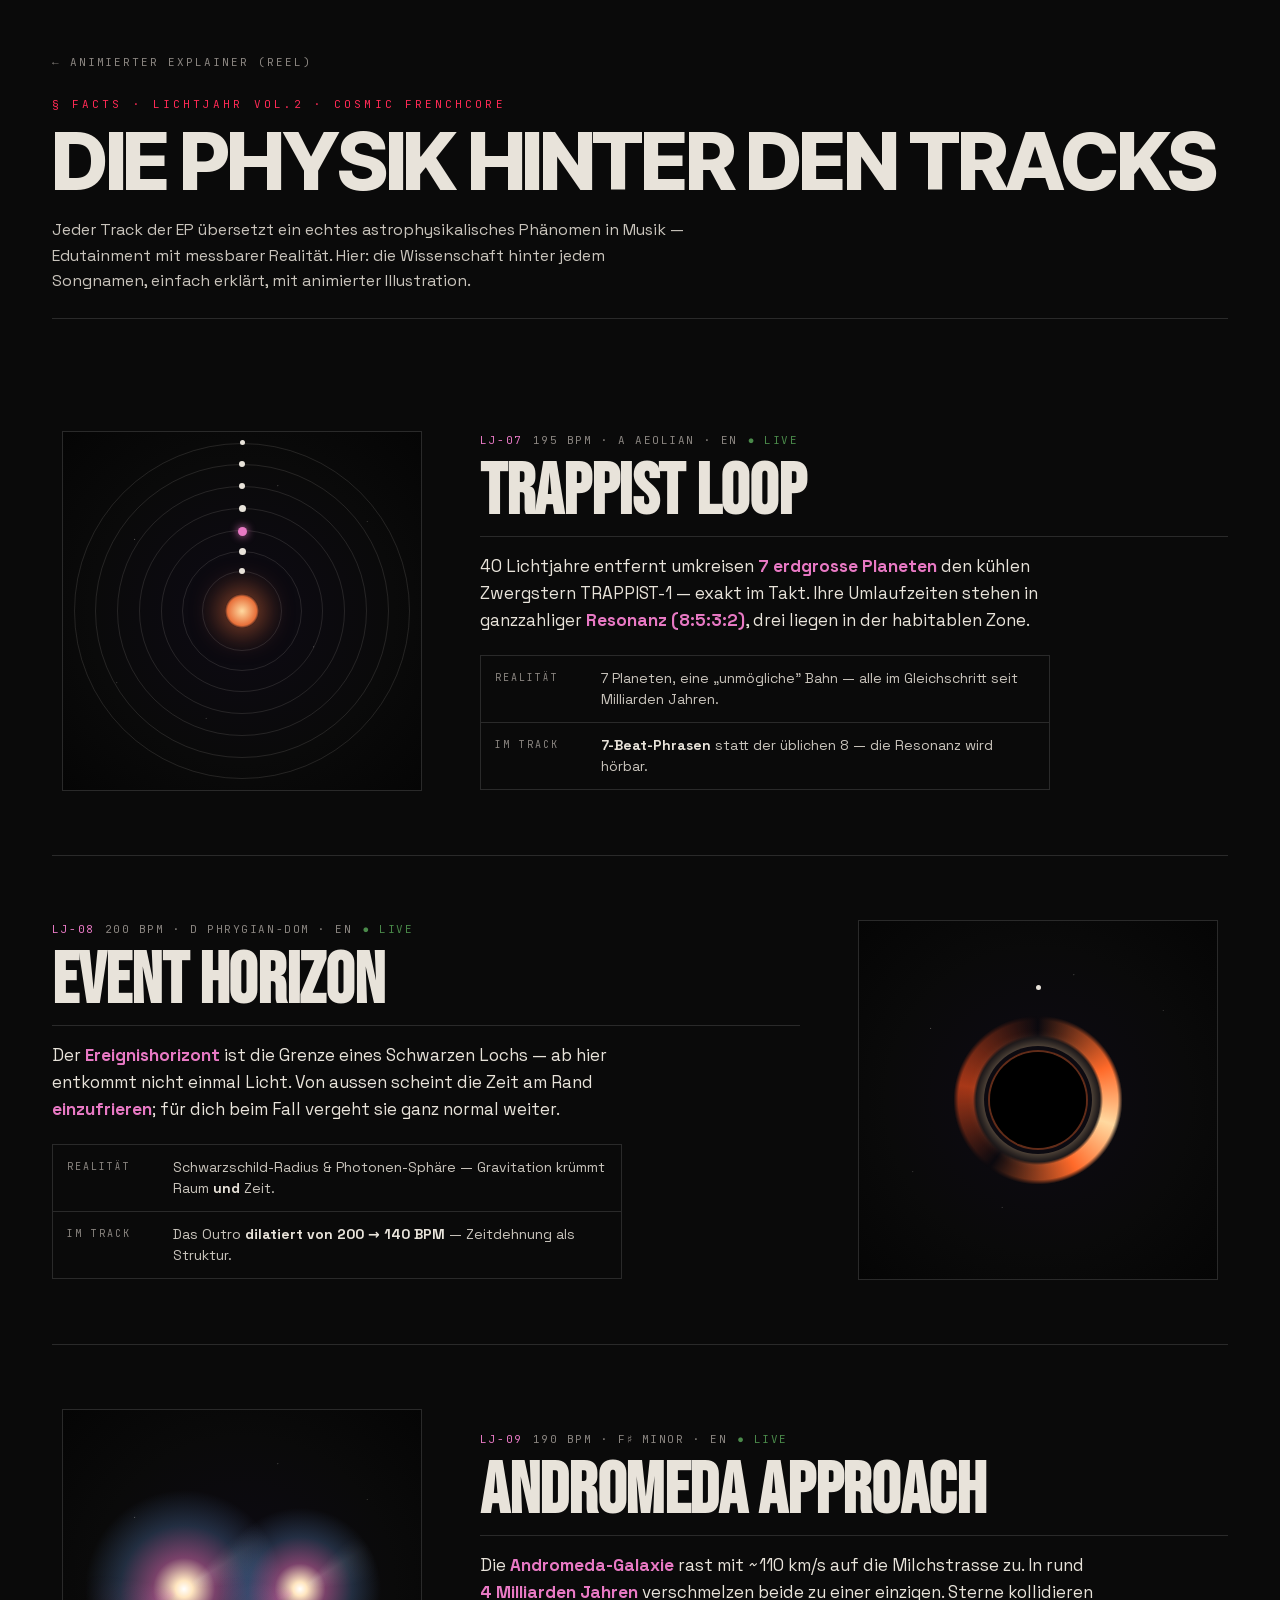
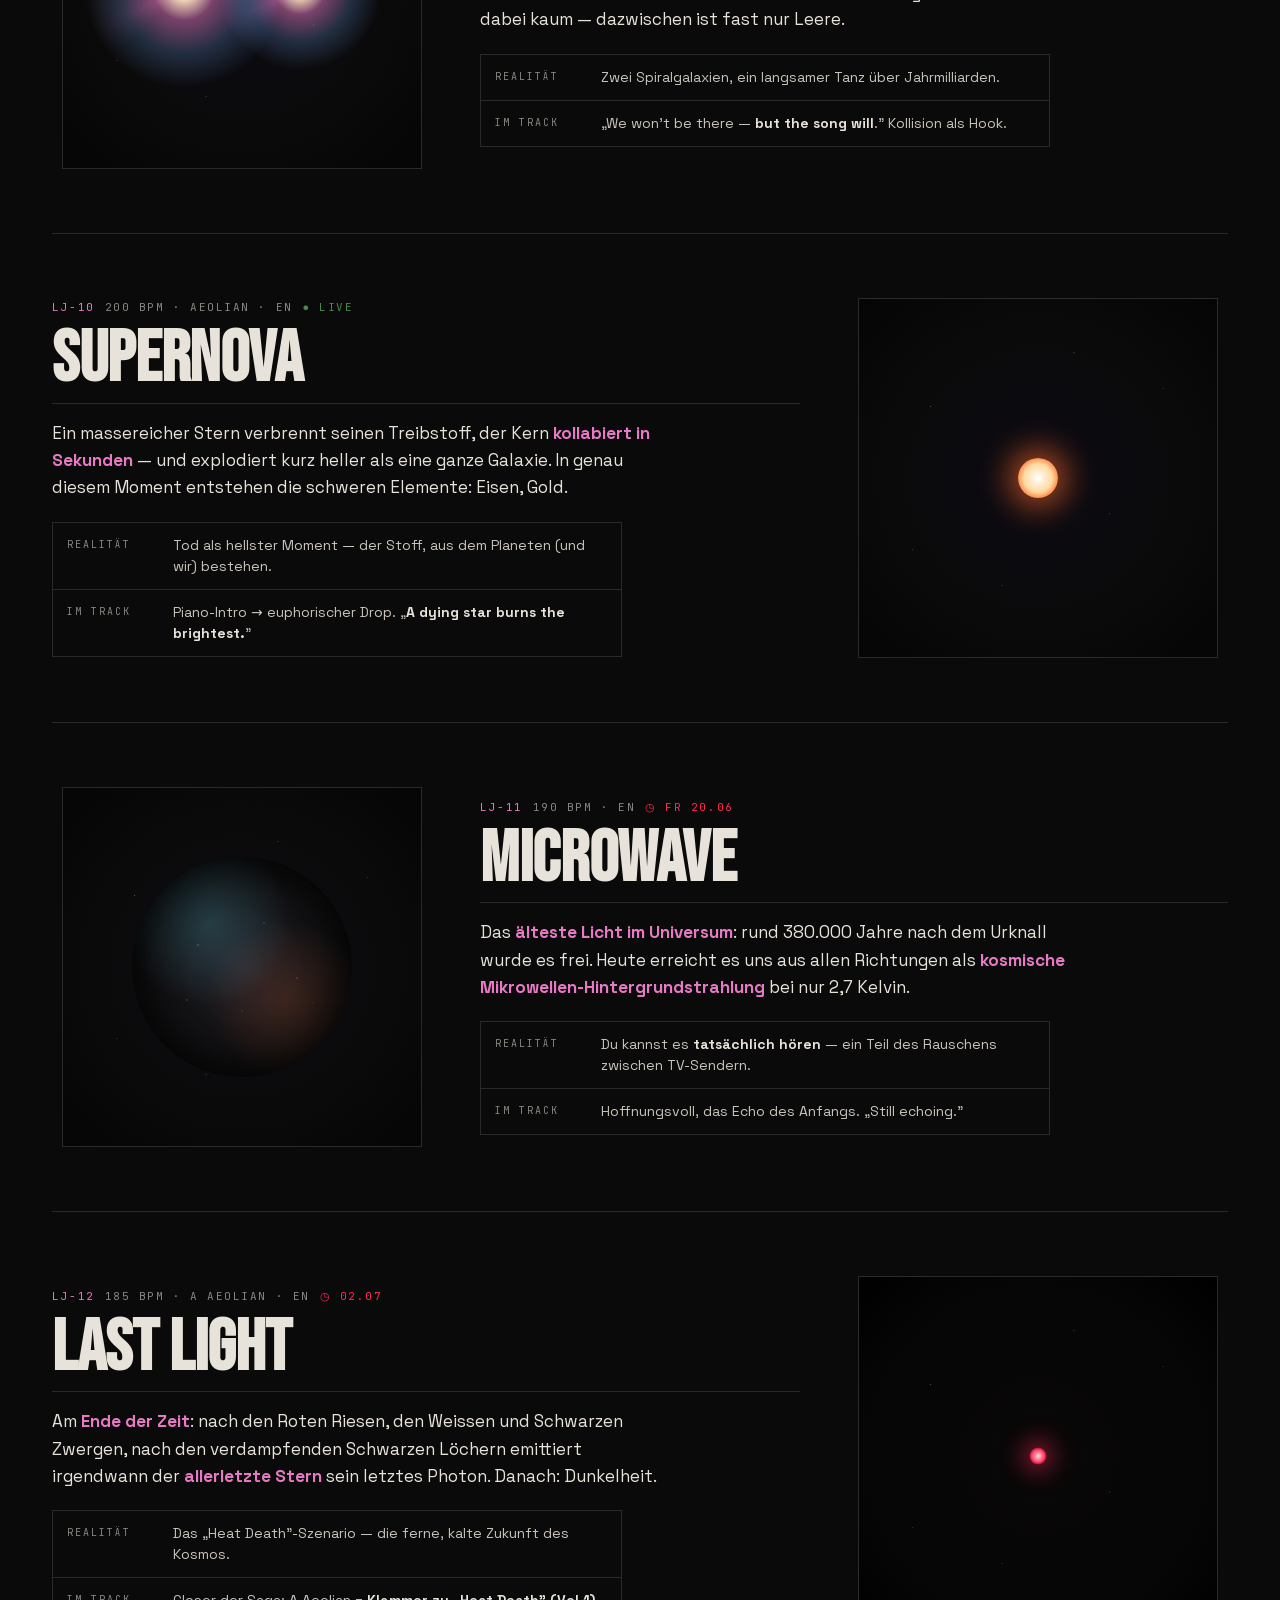
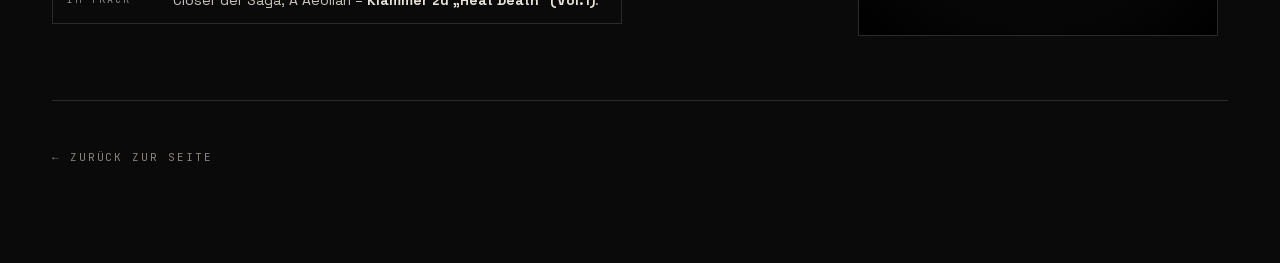
<file: facts-read.html>
<!doctype html>
<html lang="de">
<head>
<meta charset="utf-8" />
<meta name="viewport" content="width=device-width, initial-scale=1" />
<title>NULLTAG · Lichtjahr Vol.2 · Facts</title>
<link rel="icon" type="image/svg+xml" href="assets/avatar.svg" />
<link rel="stylesheet" href="fonts/fonts.css" />
<link rel="stylesheet" href="colors_and_type.css?v=3" />
<!-- Gemeinsame Web-Schicht aus nulltag-cd. Fehlte hier: systemweite
     Korrekturen (etwa Trefferflaechen auf Touch) erreichten diese Seite
     bisher nicht, weil sie nur die Tokens lud. -->
<link rel="stylesheet" href="web.css?v=4" />
<style>
  *, *::before, *::after { box-sizing: border-box; }
  body { overflow-x: hidden; }
  .wrap { max-width: 1240px; margin: 0 auto; padding: var(--s-8) var(--s-7) var(--s-10); }

  .back { display: inline-flex; align-items: center; gap: 8px; font-family: var(--font-mono); font-size: 11px; letter-spacing: 0.18em; text-transform: uppercase; color: var(--muted); text-decoration: none; margin-bottom: var(--s-6); }
  .back:hover { color: var(--tiefrot); text-decoration: none; }

  .phead { border-bottom: 1px solid var(--border); padding-bottom: var(--s-6); margin-bottom: var(--s-8); }
  .phead .eye { font-family: var(--font-mono); font-size: 11px; letter-spacing: 0.28em; text-transform: uppercase; color: var(--tiefrot); margin-bottom: var(--s-3); }
  .phead h1 { font-family: var(--font-brutal); font-weight: 800; font-size: clamp(38px, 6.5vw, 80px); line-height: 0.9; letter-spacing: -0.03em; text-transform: uppercase; margin: 0; color: var(--bone); }
  .phead p { font-family: var(--font-grotesk); font-size: 16px; line-height: 1.6; color: var(--bone-dim); max-width: 64ch; margin: var(--s-5) 0 0; }

  .fact { display: grid; grid-template-columns: 380px 1fr; gap: var(--s-8); align-items: center; padding: var(--s-9) 0; border-bottom: 1px solid var(--border); }
  .fact:nth-child(even) { grid-template-columns: 1fr 380px; }
  .fact:nth-child(even) .scene-wrap { order: 2; }
  @media (max-width: 820px){ .fact, .fact:nth-child(even) { grid-template-columns: 1fr; } .fact:nth-child(even) .scene-wrap { order: 0; } }

  .scene-wrap { display: flex; justify-content: center; }
  .scene-wrap { min-width: 0; }
  .scene { position: relative; width: 100%; max-width: 360px; aspect-ratio: 1 / 1; border: 1px solid var(--border); overflow: hidden; background: radial-gradient(ellipse at 50% 50%, #0d0a14 0%, var(--void) 60%, var(--void-deep) 100%); }
  .scene .starfield { position: absolute; inset: 0; background-image:
      radial-gradient(1px 1px at 20% 30%, rgba(232,227,218,0.5), transparent),
      radial-gradient(1px 1px at 70% 60%, rgba(232,227,218,0.4), transparent),
      radial-gradient(1px 1px at 40% 80%, rgba(232,227,218,0.35), transparent),
      radial-gradient(1px 1px at 85% 25%, rgba(232,227,218,0.3), transparent),
      radial-gradient(1px 1px at 15% 70%, rgba(232,227,218,0.3), transparent),
      radial-gradient(1px 1px at 60% 15%, rgba(232,227,218,0.4), transparent);
    opacity: 0.7; }

  .meta { font-family: var(--font-mono); font-size: 11px; letter-spacing: 0.14em; text-transform: uppercase; color: var(--muted); margin-bottom: var(--s-3); display: flex; flex-wrap: wrap; gap: 10px; align-items: center; }
  .meta .cat { color: var(--cosmic-glow); }
  .meta .st-live { color: var(--good); }
  .meta .st-soon { color: var(--tiefrot); }
  .fact h2 { font-family: var(--font-display); font-size: clamp(40px, 6vw, 72px); line-height: 0.86; text-transform: uppercase; letter-spacing: -0.005em; color: var(--bone); margin: 0 0 var(--s-4); }
  .lead { font-family: var(--font-grotesk); font-size: 17px; line-height: 1.6; color: var(--bone); margin: 0 0 var(--s-5); max-width: 56ch; }
  .lead b { color: var(--cosmic-glow); font-weight: 600; }
  .rows { display: grid; gap: 1px; background: var(--border); border: 1px solid var(--border); max-width: 56ch; }
  .rows > div { background: var(--void); padding: 12px 14px; display: grid; grid-template-columns: 92px 1fr; gap: 14px; }
  .rows .k { font-family: var(--font-mono); font-size: 10px; letter-spacing: 0.2em; text-transform: uppercase; color: var(--muted); padding-top: 2px; }
  .rows .v { font-family: var(--font-grotesk); font-size: 14px; line-height: 1.5; color: var(--bone-dim); }
  .rows .v b { color: var(--bone); font-weight: 600; }

  @media (prefers-reduced-motion: no-preference){
    .spin { animation: spin linear infinite; }
    @keyframes spin { to { transform: rotate(360deg); } }
  }

  /* ===== 1 · TRAPPIST — orbital resonance ===== */
  .trappist .sun { position: absolute; left: 50%; top: 50%; width: 34px; height: 34px; margin: -17px; border-radius: 50%; background: radial-gradient(circle, #ffd9a0, #e8703a 60%, transparent 75%); box-shadow: 0 0 26px 8px rgba(232,112,58,0.5); }
  .trappist .orbit { position: absolute; left: 50%; top: 50%; border: 1px solid rgba(232,227,218,0.12); border-radius: 50%; transform: translate(-50%,-50%); }
  .trappist .spinner { position: absolute; left: 50%; top: 50%; width: 0; height: 0; }
  .trappist .planet { position: absolute; border-radius: 50%; background: var(--bone); }
  .trappist .p3 { background: var(--cosmic-glow); box-shadow: 0 0 8px var(--cosmic-glow); }

  /* ===== 2 · EVENT HORIZON — black hole ===== */
  .bh .disk { position: absolute; left: 50%; top: 50%; width: 230px; height: 230px; margin: -115px; border-radius: 50%; background: conic-gradient(from 0deg, transparent, #ff6a2a 18%, #ffd9a0 30%, #ff6a2a 42%, transparent 60%, #a83818 78%, transparent); -webkit-mask: radial-gradient(circle, transparent 38%, #000 40%, #000 49%, transparent 52%); mask: radial-gradient(circle, transparent 38%, #000 40%, #000 49%, transparent 52%); filter: blur(0.4px); }
  .bh .hole { position: absolute; left: 50%; top: 50%; width: 96px; height: 96px; margin: -48px; border-radius: 50%; background: #000; box-shadow: 0 0 0 2px rgba(255,106,42,0.35), inset 0 0 20px rgba(0,0,0,1); }
  .bh .photon { position: absolute; left: 50%; top: 50%; width: 108px; height: 108px; margin: -54px; border-radius: 50%; box-shadow: 0 0 14px 2px rgba(255,217,160,0.45); }
  @media (prefers-reduced-motion: no-preference){
    .bh .faller { position: absolute; left: 50%; top: 18%; width: 5px; height: 5px; margin-left: -2.5px; border-radius: 50%; background: var(--bone); animation: fall 4.5s var(--ease) infinite; }
    @keyframes fall { 0%{ transform: translateY(0) scaleY(1); opacity: 1; } 70%{ transform: translateY(108px) scaleY(2.4); opacity: 0.9; } 92%{ transform: translateY(128px) scaleY(5); opacity: 0.15; } 100%{ transform: translateY(130px) scaleY(6); opacity: 0; } }
  }

  /* ===== 3 · ANDROMEDA — galaxy collision ===== */
  .androm .galaxy { position: absolute; top: 50%; width: 200px; height: 200px; margin-top: -100px; border-radius: 50%; background:
      radial-gradient(circle at 50% 50%, #fff 0%, #ffe6c0 6%, rgba(232,121,196,0.5) 22%, rgba(95,140,200,0.28) 45%, transparent 70%);
    }
  .androm .galaxy::after { content: ""; position: absolute; inset: 0; border-radius: 50%; background: conic-gradient(from 0deg, transparent 0 12%, rgba(232,227,218,0.18) 16%, transparent 24% 62%, rgba(232,121,196,0.22) 68%, transparent 78%); -webkit-mask: radial-gradient(circle, transparent 6%, #000 10%, transparent 72%); mask: radial-gradient(circle, transparent 6%, #000 10%, transparent 72%); }
  .androm .g1 { left: 6%; }
  .androm .g2 { right: 6%; transform: scale(0.82); }
  @media (prefers-reduced-motion: no-preference){
    .androm .approach { animation: approach 7s var(--ease) infinite alternate; }
    @keyframes approach { to { transform: translateX(0); } }
    .androm .g1.approach { animation-name: appr1; } @keyframes appr1 { from{ transform: translateX(0);} to{ transform: translateX(42px);} }
    .androm .g2.approach { animation-name: appr2; } @keyframes appr2 { from{ transform: translateX(0) scale(0.82);} to{ transform: translateX(-42px) scale(0.82);} }
  }

  /* ===== 4 · SUPERNOVA — core collapse + shockwave ===== */
  .nova .core { position: absolute; left: 50%; top: 50%; width: 40px; height: 40px; margin: -20px; border-radius: 50%; background: radial-gradient(circle, #fff, #ffd9a0 50%, #ff6a2a 80%, transparent); box-shadow: 0 0 30px 10px rgba(255,106,42,0.6); }
  @media (prefers-reduced-motion: no-preference){
    .nova .core { animation: novacore 5s ease-in-out infinite; }
    @keyframes novacore { 0%,55%{ transform: scale(0.7); } 60%{ transform: scale(1.5); } 64%{ transform: scale(0.4); } 100%{ transform: scale(0.7); } }
    .nova .shock { position: absolute; left: 50%; top: 50%; border-radius: 50%; border: 2px solid rgba(255,170,90,0.7); transform: translate(-50%,-50%) scale(0); opacity: 0; animation: shock 5s ease-out infinite; }
    .nova .shock.s2 { animation-delay: 0.18s; border-color: rgba(255,42,85,0.5); }
    @keyframes shock { 0%,58%{ transform: translate(-50%,-50%) scale(0); opacity: 0; } 62%{ opacity: 1; } 100%{ transform: translate(-50%,-50%) scale(7); opacity: 0; } }
  }
  .nova .shock { width: 44px; height: 44px; }

  /* ===== 5 · MICROWAVE — cosmic background ===== */
  .cmb .sphere { position: absolute; left: 50%; top: 50%; width: 220px; height: 220px; margin: -110px; border-radius: 50%; background:
      radial-gradient(circle at 35% 30%, rgba(95,200,224,0.22), transparent 40%),
      radial-gradient(circle at 70% 65%, rgba(232,112,58,0.18), transparent 38%),
      radial-gradient(circle at 50% 50%, rgba(232,227,218,0.10), rgba(10,10,10,0.6) 70%);
    box-shadow: inset 0 0 40px rgba(0,0,0,0.6); filter: blur(0.5px); }
  .cmb .speck { position: absolute; left: 50%; top: 50%; width: 220px; height: 220px; margin: -110px; border-radius: 50%; background-image:
      radial-gradient(1px 1px at 30% 40%, rgba(232,227,218,0.5), transparent),
      radial-gradient(1px 1px at 60% 30%, rgba(95,200,224,0.5), transparent),
      radial-gradient(1px 1px at 50% 70%, rgba(232,112,58,0.5), transparent),
      radial-gradient(1px 1px at 75% 55%, rgba(232,227,218,0.4), transparent),
      radial-gradient(1px 1px at 25% 65%, rgba(232,227,218,0.4), transparent); }
  @media (prefers-reduced-motion: no-preference){
    .cmb .ring { position: absolute; left: 50%; top: 50%; width: 30px; height: 30px; border-radius: 50%; border: 1px solid rgba(95,200,224,0.4); transform: translate(-50%,-50%) scale(0); animation: cmbring 6s linear infinite; }
    .cmb .ring.r2 { animation-delay: 2s; } .cmb .ring.r3 { animation-delay: 4s; }
    @keyframes cmbring { 0%{ transform: translate(-50%,-50%) scale(0); opacity: 0.7; } 100%{ transform: translate(-50%,-50%) scale(11); opacity: 0; } }
    .cmb .sphere { animation: cmbpulse 6s ease-in-out infinite; } @keyframes cmbpulse { 0%,100%{ transform: scale(1); } 50%{ transform: scale(1.04); } }
  }

  /* ===== 6 · LAST LIGHT — final fading star ===== */
  .last { background: radial-gradient(ellipse at 50% 50%, #0a0808 0%, #050505 70%, #000 100%); }
  .last .redstar { position: absolute; left: 50%; top: 50%; width: 18px; height: 18px; margin: -9px; border-radius: 50%; background: radial-gradient(circle, #ffdede, #ff2a55 55%, transparent 75%); box-shadow: 0 0 22px 6px rgba(255,42,85,0.5); }
  @media (prefers-reduced-motion: no-preference){
    .last .redstar { animation: dying 8s ease-in-out infinite; }
    @keyframes dying { 0%{ opacity: 1; transform: scale(1); } 70%{ opacity: 0.5; } 92%{ opacity: 0.06; transform: scale(0.5); } 100%{ opacity: 1; transform: scale(1); } }
    .last .starfield { animation: winkout 8s ease-in-out infinite; }
    @keyframes winkout { 0%{ opacity: 0.7; } 90%{ opacity: 0.08; } 100%{ opacity: 0.7; } }
  }
</style>
</head>
<body>
<div class="wrap">
  <a class="back nt-tap" href="facts.html">← Animierter Explainer (Reel)</a>
  <div class="phead">
    <div class="eye">§ FACTS · LICHTJAHR VOL.2 · COSMIC FRENCHCORE</div>
    <h1>Die Physik hinter den Tracks</h1>
    <p>Jeder Track der EP übersetzt ein echtes astrophysikalisches Phänomen in Musik — Edutainment mit messbarer Realität. Hier: die Wissenschaft hinter jedem Songnamen, einfach erklärt, mit animierter Illustration.</p>
  </div>

  <!-- 1 -->
  <article class="fact">
    <div class="scene-wrap"><div class="scene trappist"><div class="starfield"></div>
      <div class="sun"></div>
      <div class="orbit" style="width:80px;height:80px"></div><div class="spinner spin" style="animation-duration:5s"><div class="planet" style="width:6px;height:6px;top:-43px;left:-3px"></div></div>
      <div class="orbit" style="width:120px;height:120px"></div><div class="spinner spin" style="animation-duration:7s"><div class="planet" style="width:7px;height:7px;top:-63px;left:-3px"></div></div>
      <div class="orbit" style="width:162px;height:162px"></div><div class="spinner spin" style="animation-duration:9s"><div class="planet p3" style="width:9px;height:9px;top:-84px;left:-4px"></div></div>
      <div class="orbit" style="width:206px;height:206px"></div><div class="spinner spin" style="animation-duration:11.5s"><div class="planet" style="width:7px;height:7px;top:-106px;left:-3px"></div></div>
      <div class="orbit" style="width:250px;height:250px"></div><div class="spinner spin" style="animation-duration:14s"><div class="planet" style="width:6px;height:6px;top:-128px;left:-3px"></div></div>
      <div class="orbit" style="width:294px;height:294px"></div><div class="spinner spin" style="animation-duration:17s"><div class="planet" style="width:6px;height:6px;top:-150px;left:-3px"></div></div>
      <div class="orbit" style="width:336px;height:336px"></div><div class="spinner spin" style="animation-duration:20.5s"><div class="planet" style="width:5px;height:5px;top:-171px;left:-2.5px"></div></div>
    </div></div>
    <div>
      <div class="meta"><span class="cat">LJ-07</span><span>195 BPM · A Aeolian · EN</span><span class="st-live">● LIVE</span></div>
      <h2>Trappist Loop</h2>
      <p class="lead">40 Lichtjahre entfernt umkreisen <b>7 erdgrosse Planeten</b> den kühlen Zwergstern TRAPPIST-1 — exakt im Takt. Ihre Umlaufzeiten stehen in ganzzahliger <b>Resonanz (8:5:3:2)</b>, drei liegen in der habitablen Zone.</p>
      <div class="rows">
        <div><div class="k">Realität</div><div class="v">7 Planeten, eine „unmögliche" Bahn — alle im Gleichschritt seit Milliarden Jahren.</div></div>
        <div><div class="k">Im Track</div><div class="v"><b>7-Beat-Phrasen</b> statt der üblichen 8 — die Resonanz wird hörbar.</div></div>
      </div>
    </div>
  </article>

  <!-- 2 -->
  <article class="fact">
    <div class="scene-wrap"><div class="scene bh"><div class="starfield"></div>
      <div class="disk spin" style="animation-duration:8s"></div>
      <div class="photon"></div>
      <div class="hole"></div>
      <div class="faller"></div>
    </div></div>
    <div>
      <div class="meta"><span class="cat">LJ-08</span><span>200 BPM · D Phrygian-Dom · EN</span><span class="st-live">● LIVE</span></div>
      <h2>Event Horizon</h2>
      <p class="lead">Der <b>Ereignishorizont</b> ist die Grenze eines Schwarzen Lochs — ab hier entkommt nicht einmal Licht. Von aussen scheint die Zeit am Rand <b>einzufrieren</b>; für dich beim Fall vergeht sie ganz normal weiter.</p>
      <div class="rows">
        <div><div class="k">Realität</div><div class="v">Schwarzschild-Radius &amp; Photonen-Sphäre — Gravitation krümmt Raum <b>und</b> Zeit.</div></div>
        <div><div class="k">Im Track</div><div class="v">Das Outro <b>dilatiert von 200 → 140 BPM</b> — Zeitdehnung als Struktur.</div></div>
      </div>
    </div>
  </article>

  <!-- 3 -->
  <article class="fact">
    <div class="scene-wrap"><div class="scene androm"><div class="starfield"></div>
      <div class="galaxy g1 approach spin" style="animation-duration:24s, 7s"></div>
      <div class="galaxy g2 approach spin" style="animation-duration:30s, 7s"></div>
    </div></div>
    <div>
      <div class="meta"><span class="cat">LJ-09</span><span>190 BPM · F♯ minor · EN</span><span class="st-live">● LIVE</span></div>
      <h2>Andromeda Approach</h2>
      <p class="lead">Die <b>Andromeda-Galaxie</b> rast mit ~110 km/s auf die Milchstrasse zu. In rund <b>4 Milliarden Jahren</b> verschmelzen beide zu einer einzigen. Sterne kollidieren dabei kaum — dazwischen ist fast nur Leere.</p>
      <div class="rows">
        <div><div class="k">Realität</div><div class="v">Zwei Spiralgalaxien, ein langsamer Tanz über Jahrmilliarden.</div></div>
        <div><div class="k">Im Track</div><div class="v">„We won't be there — <b>but the song will</b>." Kollision als Hook.</div></div>
      </div>
    </div>
  </article>

  <!-- 4 -->
  <article class="fact">
    <div class="scene-wrap"><div class="scene nova"><div class="starfield"></div>
      <div class="shock"></div><div class="shock s2"></div>
      <div class="core"></div>
    </div></div>
    <div>
      <div class="meta"><span class="cat">LJ-10</span><span>200 BPM · Aeolian · EN</span><span class="st-live">● LIVE</span></div>
      <h2>Supernova</h2>
      <p class="lead">Ein massereicher Stern verbrennt seinen Treibstoff, der Kern <b>kollabiert in Sekunden</b> — und explodiert kurz heller als eine ganze Galaxie. In genau diesem Moment entstehen die schweren Elemente: Eisen, Gold.</p>
      <div class="rows">
        <div><div class="k">Realität</div><div class="v">Tod als hellster Moment — der Stoff, aus dem Planeten (und wir) bestehen.</div></div>
        <div><div class="k">Im Track</div><div class="v">Piano-Intro → euphorischer Drop. „<b>A dying star burns the brightest.</b>"</div></div>
      </div>
    </div>
  </article>

  <!-- 5 -->
  <article class="fact">
    <div class="scene-wrap"><div class="scene cmb"><div class="starfield"></div>
      <div class="ring"></div><div class="ring r2"></div><div class="ring r3"></div>
      <div class="sphere"></div>
      <div class="speck"></div>
    </div></div>
    <div>
      <div class="meta"><span class="cat">LJ-11</span><span>190 BPM · EN</span><span class="st-soon">◷ FR 20.06</span></div>
      <h2>Microwave</h2>
      <p class="lead">Das <b>älteste Licht im Universum</b>: rund 380.000 Jahre nach dem Urknall wurde es frei. Heute erreicht es uns aus allen Richtungen als <b>kosmische Mikrowellen-Hintergrundstrahlung</b> bei nur 2,7 Kelvin.</p>
      <div class="rows">
        <div><div class="k">Realität</div><div class="v">Du kannst es <b>tatsächlich hören</b> — ein Teil des Rauschens zwischen TV-Sendern.</div></div>
        <div><div class="k">Im Track</div><div class="v">Hoffnungsvoll, das Echo des Anfangs. „Still echoing."</div></div>
      </div>
    </div>
  </article>

  <!-- 6 -->
  <article class="fact">
    <div class="scene-wrap"><div class="scene last"><div class="starfield"></div>
      <div class="redstar"></div>
    </div></div>
    <div>
      <div class="meta"><span class="cat">LJ-12</span><span>185 BPM · A Aeolian · EN</span><span class="st-soon">◷ 02.07</span></div>
      <h2>Last Light</h2>
      <p class="lead">Am <b>Ende der Zeit</b>: nach den Roten Riesen, den Weissen und Schwarzen Zwergen, nach den verdampfenden Schwarzen Löchern emittiert irgendwann der <b>allerletzte Stern</b> sein letztes Photon. Danach: Dunkelheit.</p>
      <div class="rows">
        <div><div class="k">Realität</div><div class="v">Das „Heat Death"-Szenario — die ferne, kalte Zukunft des Kosmos.</div></div>
        <div><div class="k">Im Track</div><div class="v">Closer der Saga; A Aeolian = <b>Klammer zu „Heat Death" (Vol.1)</b>.</div></div>
      </div>
    </div>
  </article>

  <div style="margin-top:var(--s-8); display:flex; gap:14px; flex-wrap:wrap;">
    <a class="back nt-tap" style="margin:0;" href="facts.html">← Zurück zur Seite</a>
  </div>
</div>
</body>
</html>
</file>
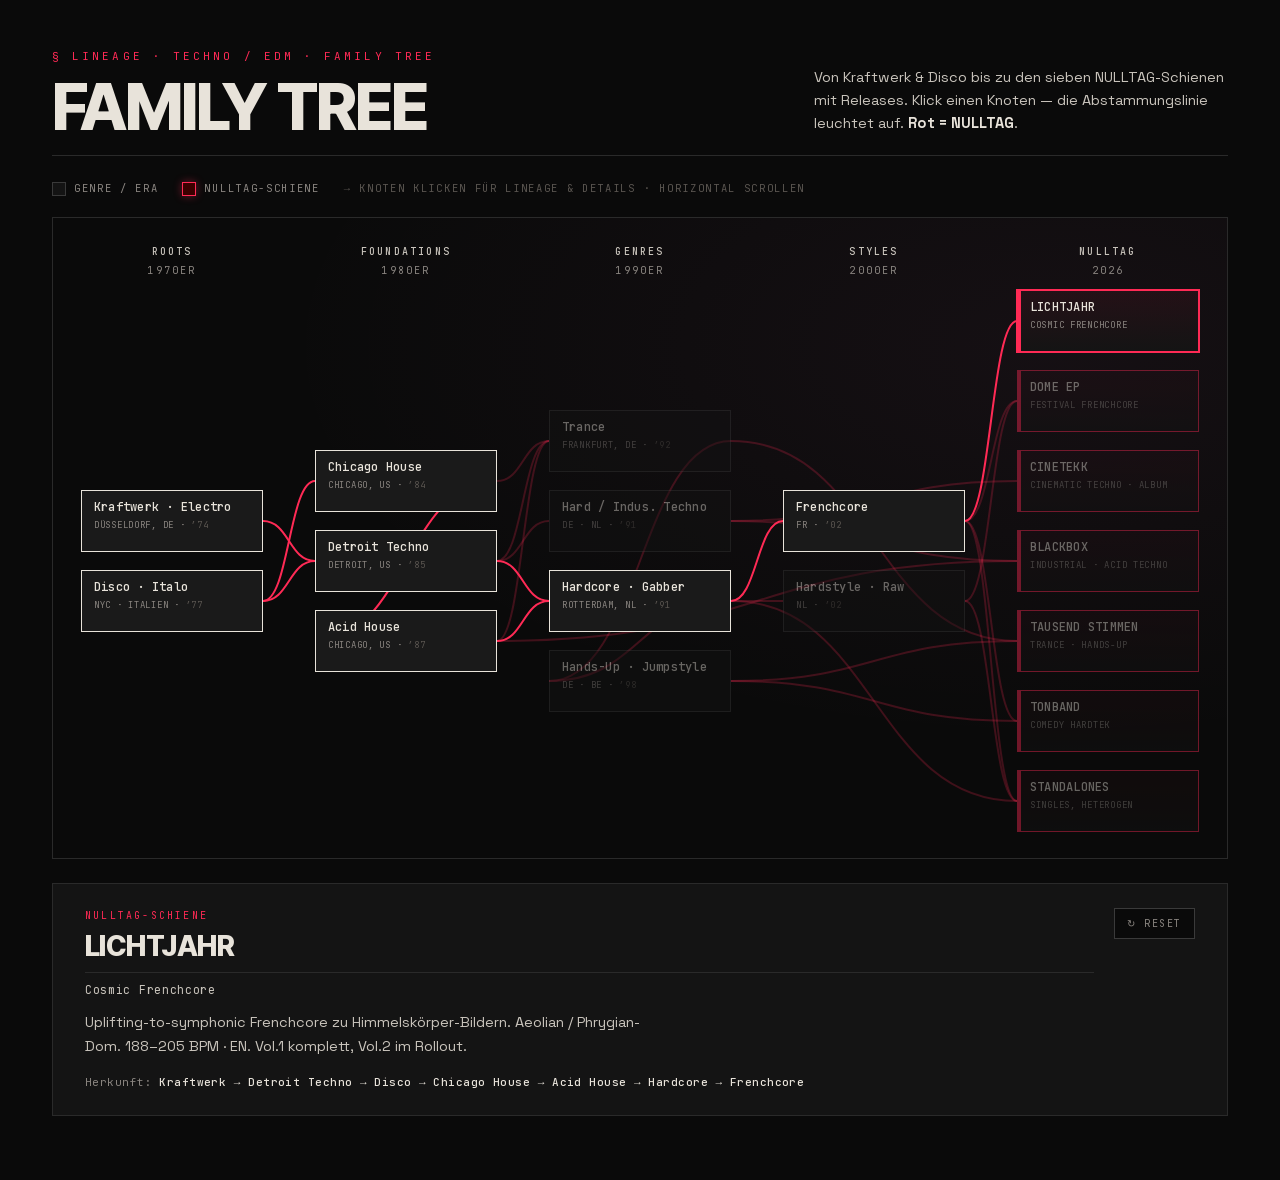
<file: family-tree.html>
<!doctype html>
<html lang="de">
<head>
<meta charset="utf-8" />
<meta name="viewport" content="width=device-width, initial-scale=1" />
<title>NULLTAG · Family Tree of Techno / EDM</title>
<link rel="icon" type="image/svg+xml" href="assets/avatar.svg" />
<link rel="stylesheet" href="fonts/fonts.css" />
<link rel="stylesheet" href="colors_and_type.css?v=3" />
<!-- Gemeinsame Web-Schicht aus nulltag-cd. Fehlte hier: systemweite
     Korrekturen (etwa Trefferflaechen auf Touch) erreichten diese Seite
     bisher nicht, weil sie nur die Tokens lud. -->
<link rel="stylesheet" href="web.css?v=4" />
<style>
  *, *::before, *::after { box-sizing: border-box; }
  body { overflow-x: hidden; }
  .wrap { max-width: 1240px; margin: 0 auto; padding: var(--s-8) var(--s-7) var(--s-9); }

  .phead { display: flex; justify-content: space-between; align-items: flex-end; gap: var(--s-6); border-bottom: 1px solid var(--border); padding-bottom: var(--s-5); margin-bottom: var(--s-6); flex-wrap: wrap; }
  .phead .eye { font-family: var(--font-mono); font-size: 11px; letter-spacing: 0.28em; text-transform: uppercase; color: var(--tiefrot); margin-bottom: var(--s-3); }
  .phead h1 { font-family: var(--font-brutal); font-weight: 800; font-size: clamp(34px, 5.5vw, 64px); line-height: 0.9; letter-spacing: -0.03em; text-transform: uppercase; margin: 0; color: var(--bone); }
  .phead p { font-family: var(--font-grotesk); font-size: 14.5px; line-height: 1.6; color: var(--bone-dim); max-width: 46ch; margin: 0; }

  .legend { display: flex; gap: var(--s-6); flex-wrap: wrap; font-family: var(--font-mono); font-size: 10.5px; letter-spacing: 0.16em; text-transform: uppercase; color: var(--muted); margin-bottom: var(--s-5); }
  .legend span { display: inline-flex; align-items: center; gap: 8px; }
  .legend i { width: 14px; height: 14px; display: inline-block; }
  .legend .lg-gen { border: 1px solid var(--border-warm); background: var(--panel); }
  .legend .lg-nt { border: 1px solid var(--tiefrot); background: var(--tiefrot-dim); box-shadow: 0 0 8px rgba(255,42,85,0.4); }
  .legend .lg-hint { color: var(--muted-deep); }

  /* scroll frame */
  .scroller { overflow-x: auto; border: 1px solid var(--border); background:
      radial-gradient(ellipse at 85% 20%, rgba(232,121,196,0.05) 0%, transparent 55%),
      var(--void); }
  .tree { position: relative; margin: 0 auto; }
  .tree svg { position: absolute; inset: 0; pointer-events: none; z-index: 1; }
  .edge { fill: none; stroke: var(--border-warm); stroke-width: 1.2; transition: stroke 200ms var(--ease), stroke-width 200ms var(--ease), opacity 200ms var(--ease); }
  .edge.lit { stroke: var(--tiefrot); stroke-width: 2; opacity: 1; }
  .edge.dim { opacity: 0.22; }

  .col-head { position: absolute; z-index: 2; font-family: var(--font-mono); font-size: 10px; letter-spacing: 0.22em; text-transform: uppercase; color: var(--muted); text-align: center; }
  .col-head b { display: block; color: var(--bone-dim); font-weight: 500; margin-bottom: 3px; }

  .node { position: absolute; z-index: 3; background: var(--panel); border: 1px solid var(--border-warm); padding: 10px 12px; cursor: pointer; overflow: hidden; transition: border-color 180ms var(--ease), background 180ms var(--ease), opacity 180ms var(--ease), transform 180ms var(--ease); }
  .node:hover { border-color: var(--bone-dim); }
  .node .n-label { font-family: var(--font-mono); font-size: 12px; font-weight: 500; letter-spacing: 0.02em; color: var(--bone); line-height: 1.15; }
  .node .n-sub { font-family: var(--font-mono); font-size: 9px; letter-spacing: 0.08em; color: var(--muted); margin-top: 3px; text-transform: uppercase; }
  /* Das Jahr stand als absolute Marke oben rechts und lag bei schmaleren
     Spalten ueber dem Label ("Kraftwerk · Electro’74"). Es gehoert in die
     Metazeile: dort hat es Platz und kollidiert mit nichts. */
  .node .n-sub em { font-style: normal; color: var(--muted-deep); }
  .node.nt { background: linear-gradient(180deg, rgba(255,42,85,0.07), var(--panel)); border-color: var(--tiefrot); }
  .node.nt .n-label { color: var(--bone); }
  .node.nt::before { content: ""; position: absolute; left: 0; top: 0; bottom: 0; width: 3px; background: var(--tiefrot); }
  /* 0.22 war unter der Lesbarkeitsgrenze — der Baum sah beim ersten Blick
     kaputt aus statt fokussiert. Ein Spotlight soll den Rest abdunkeln,
     nicht ausloeschen. */
  .node.dim { opacity: 0.42; }
  .node.lit { border-color: var(--bone); background: var(--code-bg); }
  .node.lit.nt { border-color: var(--tiefrot); box-shadow: 0 0 16px rgba(255,42,85,0.35); }
  .node.sel { border-color: var(--tiefrot); box-shadow: 0 0 0 1px var(--tiefrot); }

  /* info panel */
  .info { margin-top: var(--s-6); border: 1px solid var(--border); background: var(--panel); padding: var(--s-6) var(--s-7); display: grid; grid-template-columns: 1fr auto; gap: var(--s-5); align-items: start; min-height: 120px; }
  .info__eye { font-family: var(--font-mono); font-size: 10px; letter-spacing: 0.22em; text-transform: uppercase; color: var(--tiefrot); margin-bottom: var(--s-2); }
  .info__title { font-family: var(--font-brutal); font-weight: 800; font-size: 28px; line-height: 1; letter-spacing: -0.02em; text-transform: uppercase; color: var(--bone); margin: 0 0 var(--s-2); }
  .info__sub { font-family: var(--font-mono); font-size: 11.5px; letter-spacing: 0.06em; color: var(--bone-dim); margin-bottom: var(--s-3); }
  .info__desc { font-family: var(--font-grotesk); font-size: 14.5px; line-height: 1.6; color: var(--bone-dim); max-width: 64ch; margin: 0; }
  .info__lineage { font-family: var(--font-mono); font-size: 11px; letter-spacing: 0.04em; color: var(--muted); margin-top: var(--s-4); }
  .info__lineage b { color: var(--bone); font-weight: 500; }
  .info__reset { font-family: var(--font-mono); font-size: 10px; letter-spacing: 0.16em; text-transform: uppercase; color: var(--muted); background: var(--void); border: 1px solid var(--border-warm); padding: 8px 12px; cursor: pointer; white-space: nowrap; transition: all 150ms var(--ease); }
  .info__reset:hover { border-color: var(--tiefrot); color: var(--bone); }
  @media (max-width: 640px){ .info { grid-template-columns: 1fr; } }

  /* ---------- Handy: derselbe Baum als Liste ----------
     Der Graph ist 1224px breit. Auf 390px wird daraus ein Guckloch, das
     man horizontal verschiebt — und das steckt auch noch in einer
     vertikal scrollenden Seite. Zwei Scrollrichtungen ineinander sind
     unbedienbar.

     Also dieselbe Information anders erzaehlt: nach Epoche gestapelt,
     die Abstammung als Text statt als Linie. Die Verbindungen gehen
     nicht verloren — sie werden lesbar statt sichtbar. */
  .tree-list { display: none; }
  @media (max-width: 720px) {
    .scroller { display: none; }
    .lg-scroll { display: none; }
    .tree-list { display: block; }
    .tl-era { margin-bottom: var(--s-7); }
    .tl-era__h { display: flex; align-items: baseline; gap: 10px; margin: 0 0 var(--s-3);
      font-family: var(--font-mono); font-size: 10px; letter-spacing: 0.22em;
      text-transform: uppercase; color: var(--muted); border-bottom: 1px solid var(--border);
      padding-bottom: 6px; }
    .tl-era__h b { color: var(--bone-dim); font-weight: 500; }
    .tl-era__h span { margin-left: auto; color: var(--muted-deep); }
    .tl-node { display: block; width: 100%; text-align: left; min-height: 44px;
      background: var(--panel); border: 1px solid var(--border-warm); border-radius: var(--r-md);
      padding: 12px 14px; margin-bottom: 8px; cursor: pointer;
      transition: border-color 180ms var(--ease), background 180ms var(--ease), opacity 180ms var(--ease); }
    .tl-node__label { display: block; font-family: var(--font-mono); font-size: 13px;
      font-weight: 500; color: var(--bone); }
    .tl-node__meta { display: block; font-family: var(--font-mono); font-size: 9.5px;
      letter-spacing: 0.08em; text-transform: uppercase; color: var(--muted); margin-top: 3px; }
    .tl-node__from { display: block; font-family: var(--font-mono); font-size: 9.5px;
      letter-spacing: 0.06em; color: var(--muted-deep); margin-top: 6px; }
    .tl-node.nt { border-color: var(--tiefrot);
      background: linear-gradient(180deg, rgba(255,42,85,0.07), var(--panel)); }
    .tl-node.dim { opacity: 0.5; }
    .tl-node.lit { border-color: var(--bone-dim); }
    .tl-node.sel { border-color: var(--tiefrot); box-shadow: 0 0 0 1px var(--tiefrot); }
    /* Die Infotafel folgt der Auswahl, statt am Seitenende zu warten. */
    .info { position: sticky; bottom: 0; z-index: 5; }
  }

  /* ---------- eingebettet in index.html ----------
     Im Rahmen ist der Seitenkopf doppelt: die Sektion drumherum traegt
     Titel und Erklaerung bereits. Weg damit, und die Raender enger —
     der Rahmen ist die Karte, nicht die Seite. */
  .is-embed .wrap { max-width: none; padding: var(--s-5) var(--s-5) var(--s-6); }
  .is-embed .phead { display: none; }
</style>
<script>
  /* Frueh genug, dass der Seitenkopf im Rahmen gar nicht erst aufblitzt. */
  try { if (window.parent !== window) document.documentElement.className += " is-embed"; } catch (e) {}
</script>
</head>
<body>
<div class="wrap">
  <div class="phead">
    <div>
      <div class="eye">§ LINEAGE · TECHNO / EDM · FAMILY TREE</div>
      <h1>Family Tree</h1>
    </div>
    <p>Von Kraftwerk &amp; Disco bis zu den sieben NULLTAG-Schienen mit Releases. Klick einen Knoten — die Abstammungslinie leuchtet auf. <b style="color:var(--bone)">Rot = NULLTAG</b>.</p>
  </div>

  <div class="legend">
    <span><i class="lg-gen"></i> Genre / Era</span>
    <span><i class="lg-nt"></i> NULLTAG-Schiene</span>
    <!-- Der Scroll-Hinweis gilt nur fuer den Graphen. In der Listenansicht
         auf dem Handy gibt es nichts horizontal zu schieben — ein Hinweis
         auf eine Geste, die nichts tut, ist schlimmer als keiner. -->
    <span class="lg-hint">→ Knoten klicken für Lineage &amp; Details<span class="lg-scroll"> · horizontal scrollen</span></span>
  </div>

  <div class="scroller">
    <div class="tree" id="tree">
      <svg id="edges"></svg>
    </div>
  </div>

  <div class="tree-list" id="tree-list"></div>

  <div class="info" id="info">
    <div>
      <div class="info__eye" id="info-eye">START</div>
      <h2 class="info__title" id="info-title">Wähle einen Knoten</h2>
      <div class="info__sub" id="info-sub">Der Stammbaum elektronischer Tanzmusik — vereinfacht auf die Hauptlinien.</div>
      <p class="info__desc" id="info-desc">Jede NULLTAG-Schiene sitzt am Ende einer echten Genre-Linie: LICHTJAHR &amp; DOME aus dem Frenchcore, CINETEKK aus dem Techno, BLACKBOX aus Acid&nbsp;/&nbsp;Hard&nbsp;Techno, TAUSEND&nbsp;STIMMEN aus Trance und Hands-Up, TONBAND aus dem Hardtek. Klick eine Schiene, um ihre Herkunft zu sehen — oder ein Wurzel-Genre, um zu sehen, was daraus wurde.</p>
      <div class="info__lineage" id="info-lineage"></div>
    </div>
    <button class="info__reset" id="info-reset">↻ Reset</button>
  </div>
</div>

<script>
  var NODES = [
    { id:"kraftwerk", col:0, label:"Kraftwerk · Electro", year:"’74", origin:"Düsseldorf, DE", desc:"Maschinen-Funk, Sequencer, Vocoder — der Urknall elektronischer Tanzmusik." },
    { id:"disco",     col:0, label:"Disco · Italo",       year:"’77", origin:"NYC · Italien", desc:"Four-on-the-floor, Synth-Bass, 12-Inch-Kultur — das rhythmische Fundament von House." },

    { id:"chicago",   col:1, label:"Chicago House",       year:"’84", origin:"Chicago, US", desc:"Drum-Machine + Disco-Edits, 120–130 BPM. Mutter aller 4/4-Dance-Genres." },
    { id:"detroit",   col:1, label:"Detroit Techno",      year:"’85", origin:"Detroit, US", desc:"Kraftwerk × Funk — futuristisch & maschinell. Hier beginnt der Techno-Stammbaum." },
    { id:"acid",      col:1, label:"Acid House",          year:"’87", origin:"Chicago, US", desc:"Die TB-303 quietscht. Treibstoff für Rave, Trance und Hardcore." },

    { id:"trance",    col:2, label:"Trance",              year:"’92", origin:"Frankfurt, DE", desc:"Hypnotisch, melodisch, Build-ups & Breakdowns. 130–145 BPM." },
    { id:"techno",    col:2, label:"Hard / Indus. Techno",year:"’91", origin:"DE · NL", desc:"Härter, schneller, dunkler als Detroit. 140–160 BPM, Moll, cineastisch." },
    { id:"hardcore",  col:2, label:"Hardcore · Gabber",   year:"’91", origin:"Rotterdam, NL", desc:"Verzerrte Kicks, 160–200 BPM. Wurzel von Frenchcore & Hardstyle." },
    { id:"handsup",   col:2, label:"Hands-Up · Jumpstyle",year:"’98", origin:"DE · BE", desc:"Euphorische Vocal-Trance trifft harten Kick. Festival, Hände hoch." },

    { id:"frenchcore",col:3, label:"Frenchcore",          year:"’02", origin:"FR", desc:"Rollender, gepitchter Kick, 190–210 BPM. Schnell & euphorisch." },
    { id:"hardstyle", col:3, label:"Hardstyle · Raw",     year:"’02", origin:"NL", desc:"Reverse-Bass, Euphoric Leads, Mainstage-Drama. 150–160 BPM." },

    { id:"lichtjahr",   col:4, nt:true, label:"LICHTJAHR",    sub:"Cosmic Frenchcore",            desc:"Uplifting-to-symphonic Frenchcore zu Himmelskörper-Bildern. Aeolian / Phrygian-Dom. 188–205 BPM · EN. Vol.1 komplett, Vol.2 im Rollout." },
    { id:"dome",        col:4, nt:true, label:"DOME EP",      sub:"Festival Frenchcore",          desc:"Euphoric Peaktime-Mainstage-Anthem als Story-Arc: Arrival → Communion → Intimacy → Surrender. 188–200 BPM · EN. 4/4 live." },
    { id:"cinetekk",    col:4, nt:true, label:"CINETEKK",     sub:"Cinematic Techno · Album",     desc:"Film ohne Bilder. Ein Lichtstrahl, ein roter Punkt, deutsche Vocals sparsam. 144–160 BPM · DE. Album 9/9 live." },
    { id:"blackbox",    col:4, nt:true, label:"BLACKBOX",       sub:"Industrial · Acid Techno",  desc:"Cyber-Espionage als Sound: schwarzer Bildschirm, ein Cursor. 147–155 BPM · EN. 4-Track-EP, abgeschlossen — das bisher einzige NULLTAG-Release mit einem Spotify-Playlist-Placement." },
    { id:"tausend",     col:4, nt:true, label:"TAUSEND STIMMEN", sub:"Trance · Hands-Up",         desc:"Ein Werk in vier Fassungen: DE, EN, Instrumental, String-Theory-Mix. 144 BPM. Abgeschlossen." },
    { id:"tonband",     col:4, nt:true, label:"TONBAND",         sub:"Comedy Hardtek",            desc:"Mundart und Blödsinn auf Frenchcore-Fundament, Halftone-Riso-Pop als Bildsprache. 110–175 BPM · DE / CH-DE. Neun Singles live, Schiene eingefroren." },
    { id:"standalones", col:4, nt:true, label:"STANDALONES",  sub:"Singles, heterogen",           desc:"Reine NULLTAG-Singles: Coronation Trilogy, Plastic Paradise, Vögel Einsneunzig, LOVESONG, Beauty of Music. 147–220 BPM." }
  ];

  var EDGES = [
    ["kraftwerk","detroit"], ["disco","chicago"], ["disco","detroit"],
    ["chicago","acid"], ["chicago","trance"], ["detroit","techno"], ["detroit","trance"],
    ["acid","trance"], ["acid","hardcore"], ["detroit","hardcore"],
    ["trance","handsup"], ["hardcore","handsup"],
    ["hardcore","frenchcore"], ["hardcore","hardstyle"],
    ["frenchcore","lichtjahr"], ["frenchcore","dome"], ["hardstyle","dome"],
    ["techno","cinetekk"],
    ["techno","blackbox"], ["acid","blackbox"],
    ["trance","tausend"], ["handsup","tausend"],
    ["frenchcore","tonband"], ["handsup","tonband"],
    ["frenchcore","standalones"], ["hardstyle","standalones"], ["hardcore","standalones"]
  ];

  var COLHEAD = [
    { t:"Roots", s:"1970er" },
    { t:"Foundations", s:"1980er" },
    { t:"Genres", s:"1990er" },
    { t:"Styles", s:"2000er" },
    { t:"NULLTAG", s:"2026" }
  ];

  // ── Der Baum passt sich der verfuegbaren Breite an ────────────────
  // Feste 188px pro Spalte ergaben 1224px Gesamtbreite. Im eingebetteten
  // Rahmen stehen weniger zur Verfuegung — und abgeschnitten wurde
  // ausgerechnet die NULLTAG-Spalte, also die Pointe. Spaltenbreite und
  // -abstand schrumpfen jetzt gemeinsam bis zu einer Untergrenze, unter
  // der die Beschriftungen brechen wuerden; erst darunter scrollt es
  // wieder horizontal.
  var NODE_H = 62, V_GAP = 18, HEAD_H = 46, PAD = 26;
  var NODE_W, COL_GAP;
  (function fit(){
    var box = document.querySelector(".scroller");
    var avail = (box ? box.clientWidth : 0) || 1224;
    // total(t) = 5*(150+38t) + 4*(24+34t) + 2*PAD
    var t = (avail - (5 * 150 + 4 * 24 + PAD * 2)) / (5 * 38 + 4 * 34);
    t = Math.max(0, Math.min(1, t));
    NODE_W = Math.floor(150 + 38 * t);
    COL_GAP = Math.floor(24 + 34 * t);
  })();
  var byId = {}; NODES.forEach(function(n){ byId[n.id] = n; });

  // layout
  var cols = [[],[],[],[],[]];
  NODES.forEach(function(n){ cols[n.col].push(n); });
  var maxN = Math.max.apply(null, cols.map(function(c){ return c.length; }));
  var CANVAS_H = maxN * NODE_H + (maxN - 1) * V_GAP;
  var TOTAL_W = 5 * NODE_W + 4 * COL_GAP + PAD * 2;
  var TOTAL_H = HEAD_H + CANVAS_H + PAD * 2;

  cols.forEach(function(list, ci){
    var n = list.length;
    var totalH = n * NODE_H + (n - 1) * V_GAP;
    var startY = HEAD_H + PAD + (CANVAS_H - totalH) / 2;
    list.forEach(function(node, k){
      node.x = PAD + ci * (NODE_W + COL_GAP);
      node.y = startY + k * (NODE_H + V_GAP);
    });
  });

  var tree = document.getElementById("tree");
  tree.style.width = TOTAL_W + "px";
  tree.style.height = TOTAL_H + "px";
  var svg = document.getElementById("edges");
  svg.setAttribute("width", TOTAL_W);
  svg.setAttribute("height", TOTAL_H);
  svg.setAttribute("viewBox", "0 0 " + TOTAL_W + " " + TOTAL_H);

  // column headers
  COLHEAD.forEach(function(h, ci){
    var el = document.createElement("div");
    el.className = "col-head";
    el.style.left = (PAD + ci * (NODE_W + COL_GAP)) + "px";
    el.style.top = PAD + "px";
    el.style.width = NODE_W + "px";
    el.innerHTML = "<b>" + h.t + "</b>" + h.s;
    tree.appendChild(el);
  });

  // edges
  EDGES.forEach(function(e, i){
    var p = byId[e[0]], c = byId[e[1]];
    var x1 = p.x + NODE_W, y1 = p.y + NODE_H / 2;
    var x2 = c.x, y2 = c.y + NODE_H / 2;
    var mx = (x1 + x2) / 2;
    var path = document.createElementNS("http://www.w3.org/2000/svg", "path");
    path.setAttribute("d", "M " + x1 + " " + y1 + " C " + mx + " " + y1 + ", " + mx + " " + y2 + ", " + x2 + " " + y2);
    path.setAttribute("class", "edge");
    path.dataset.p = e[0]; path.dataset.c = e[1];
    svg.appendChild(path);
  });

  // nodes
  NODES.forEach(function(n){
    var el = document.createElement("div");
    el.className = "node" + (n.nt ? " nt" : "");
    el.style.left = n.x + "px"; el.style.top = n.y + "px";
    el.style.width = NODE_W + "px"; el.style.height = NODE_H + "px";
    el.dataset.id = n.id;
    var sub = n.sub || n.origin || "";
    if (n.year) sub += (sub ? " · " : "") + "<em>" + n.year + "</em>";
    el.innerHTML =
      '<div class="n-label">' + n.label + '</div>' +
      (sub ? '<div class="n-sub">' + sub + '</div>' : '');
    el.addEventListener("click", function(ev){ ev.stopPropagation(); selectNode(n.id); });
    tree.appendChild(el);
  });

  // lineage helpers
  function ancestors(id, acc){ acc = acc || {}; EDGES.forEach(function(e){ if (e[1] === id && !acc[e[0]]) { acc[e[0]] = 1; ancestors(e[0], acc); } }); return acc; }
  function descendants(id, acc){ acc = acc || {}; EDGES.forEach(function(e){ if (e[0] === id && !acc[e[1]]) { acc[e[1]] = 1; descendants(e[1], acc); } }); return acc; }

  function selectNode(id){
    var node = byId[id];
    var anc = ancestors(id), des = descendants(id);
    var conn = {}; conn[id] = 1;
    Object.keys(anc).forEach(function(k){ conn[k] = 1; });
    Object.keys(des).forEach(function(k){ conn[k] = 1; });

    document.querySelectorAll(".node, .tl-node").forEach(function(el){
      var nid = el.dataset.id;
      el.classList.toggle("dim", !conn[nid]);
      el.classList.toggle("lit", !!conn[nid] && nid !== id);
      el.classList.toggle("sel", nid === id);
    });
    document.querySelectorAll(".edge").forEach(function(el){
      var on = conn[el.dataset.p] && conn[el.dataset.c];
      el.classList.toggle("lit", on);
      el.classList.toggle("dim", !on);
    });

    // info
    document.getElementById("info-eye").textContent = node.nt ? "NULLTAG-SCHIENE" : "GENRE · " + (node.origin || "");
    document.getElementById("info-title").textContent = node.label.replace(/ ·.*$/, "");
    document.getElementById("info-sub").textContent = node.sub ? node.sub : (node.origin + (node.year ? " · " + node.year : ""));
    document.getElementById("info-desc").innerHTML = node.desc;

    var lin = "";
    if (node.nt) {
      var roots = Object.keys(anc).map(function(k){ return byId[k].label.replace(/ ·.*$/, ""); });
      lin = "Herkunft: <b>" + roots.reverse().join(" → ") + "</b>";
    } else {
      var rails = Object.keys(des).filter(function(k){ return byId[k].nt; }).map(function(k){ return byId[k].label; });
      lin = rails.length ? "Führt zu: <b>" + rails.join(" · ") + "</b>" : "Wurzel-Genre — Basis späterer Stile.";
    }
    document.getElementById("info-lineage").innerHTML = lin;
  }

  function reset(){
    document.querySelectorAll(".node, .tl-node").forEach(function(el){ el.classList.remove("dim","lit","sel"); });
    document.querySelectorAll(".edge").forEach(function(el){ el.classList.remove("dim","lit"); });
    document.getElementById("info-eye").textContent = "START";
    document.getElementById("info-title").textContent = "Wähle einen Knoten";
    document.getElementById("info-sub").textContent = "Der Stammbaum elektronischer Tanzmusik — vereinfacht auf die Hauptlinien.";
    document.getElementById("info-desc").innerHTML = "Jede NULLTAG-Schiene sitzt am Ende einer echten Genre-Linie: LICHTJAHR &amp; DOME aus dem Frenchcore, CINETEKK aus dem Techno, BLACKBOX aus Acid&nbsp;/&nbsp;Hard&nbsp;Techno, TAUSEND&nbsp;STIMMEN aus Trance und Hands-Up, TONBAND aus dem Hardtek. Klick eine Schiene, um ihre Herkunft zu sehen — oder ein Wurzel-Genre, um zu sehen, was daraus wurde.";
    document.getElementById("info-lineage").innerHTML = "";
  }
  document.getElementById("info-reset").addEventListener("click", reset);

  // ---------- Handy-Liste ----------
  // Baut denselben Baum als gestapelte Liste. Quelle sind dieselben NODES
  // und EDGES — es gibt keine zweite Wahrheit, nur eine zweite Darstellung.
  var parentsOf = {};
  EDGES.forEach(function(e){ (parentsOf[e[1]] = parentsOf[e[1]] || []).push(e[0]); });

  (function buildList(){
    var list = document.getElementById("tree-list");
    if (!list) return;
    COLHEAD.forEach(function(h, ci){
      var sec = document.createElement("section");
      sec.className = "tl-era";
      var head = document.createElement("h3");
      head.className = "tl-era__h";
      head.innerHTML = "<b>" + h.t + "</b><span>" + h.s + "</span>";
      sec.appendChild(head);
      NODES.filter(function(n){ return n.col === ci; }).forEach(function(n){
        var b = document.createElement("button");
        b.className = "tl-node" + (n.nt ? " nt" : "");
        b.dataset.id = n.id;
        var meta = n.sub || [n.origin, n.year].filter(Boolean).join(" · ");
        var from = (parentsOf[n.id] || []).map(function(id){
          return byId[id].label.replace(/ ·.*$/, "");
        }).join(" · ");
        b.innerHTML =
          '<span class="tl-node__label"></span>' +
          '<span class="tl-node__meta"></span>' +
          (from ? '<span class="tl-node__from"></span>' : "");
        b.querySelector(".tl-node__label").textContent = n.label;
        b.querySelector(".tl-node__meta").textContent = meta;
        if (from) b.querySelector(".tl-node__from").textContent = "\u2190 aus " + from;
        b.addEventListener("click", function(){ selectNode(n.id); });
        sec.appendChild(b);
      });
      list.appendChild(sec);
    });
  })();

  // default: gently spotlight LICHTJAHR's lineage
  selectNode("lichtjahr");

  // ── Hoehe an den Rahmen melden ────────────────────────────────────
  // Der Einbau in index.html stand auf festen 760px. Auf dem Handy ist die
  // Listenansicht deutlich hoeher — das ergab ein kleines Fenster mit
  // eigenem Scroll, mitten in einer scrollenden Seite. Zwei Scrollflaechen
  // ineinander sind unbedienbar, und genau das war die eigentliche
  // Ursache, nicht der Graph. Also sagt die Seite ihre Hoehe selbst an;
  // der Rahmen waechst mit und scrollt nie.
  (function reportHeight(){
    if (window.parent === window) return;
    var last = 0;
    function post(){
      var h = Math.ceil(document.documentElement.getBoundingClientRect().height);
      if (h && Math.abs(h - last) > 2) {
        last = h;
        window.parent.postMessage({ nt: "tree-height", height: h }, "*");
      }
    }
    if (window.ResizeObserver) new ResizeObserver(post).observe(document.documentElement);
    window.addEventListener("load", post);
    window.addEventListener("resize", post);
    post();
  })();
</script>
</body>
</html>
</file>
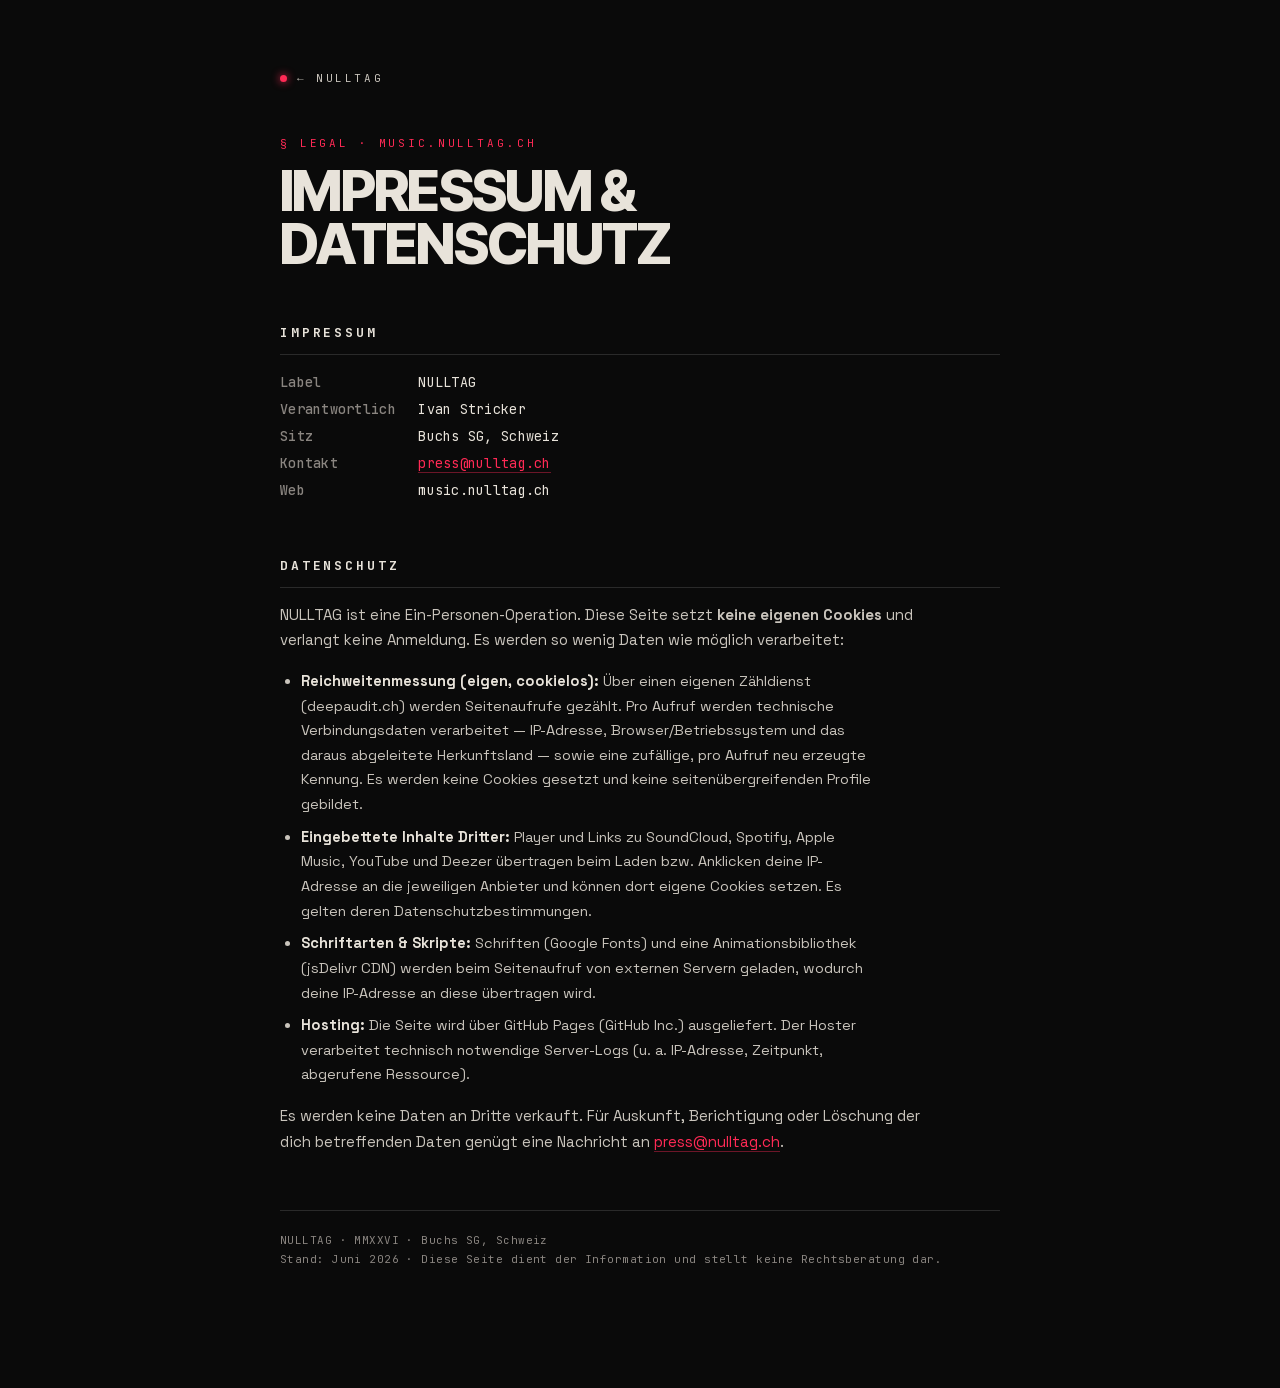
<file: impressum.html>
<!doctype html>
<html lang="de">
<head>
<meta charset="utf-8" />
<meta name="viewport" content="width=device-width, initial-scale=1" />
<title>Impressum &amp; Datenschutz · NULLTAG</title>
<meta name="description" content="Impressum und Datenschutzhinweis für music.nulltag.ch — NULLTAG, Ivan Stricker, Buchs SG (CH)." />
<meta name="theme-color" content="#0a0a0a" />
<meta name="robots" content="index,follow" />
<link rel="icon" type="image/svg+xml" href="assets/avatar.svg" />
<link rel="stylesheet" href="fonts/fonts.css" />
<link rel="stylesheet" href="colors_and_type.css?v=3" />
<!-- Gemeinsame Web-Schicht aus nulltag-cd. Fehlte hier: systemweite
     Korrekturen (etwa Trefferflaechen auf Touch) erreichten diese Seite
     bisher nicht, weil sie nur die Tokens lud. -->
<link rel="stylesheet" href="web.css?v=4" />
<style>
  *, *::before, *::after { box-sizing: border-box; }
  body { margin: 0; background: var(--void, #0a0a0a); color: var(--bone, #e8e3da); font-family: var(--font-grotesk, 'Space Grotesk'), system-ui, sans-serif; -webkit-font-smoothing: antialiased; }
  a { color: inherit; }
  ::selection { background: var(--tiefrot, #ff2a55); color: var(--void, #0a0a0a); }
  .wrap { width: 100%; max-width: 800px; margin: 0 auto; padding: clamp(28px,6vw,64px) clamp(20px,5vw,40px) clamp(64px,10vw,120px); }
  .back { display: inline-flex; align-items: center; gap: 10px; text-decoration: none; color: var(--bone-dim, #c9c4bc); font-family: var(--font-mono, 'JetBrains Mono'), monospace; font-size: 11px; letter-spacing: 0.24em; text-transform: uppercase; margin-bottom: clamp(28px,5vw,48px); }
  .back:hover { color: var(--tiefrot, #ff2a55); }
  .dot { width: 7px; height: 7px; border-radius: 50%; background: var(--tiefrot, #ff2a55); box-shadow: 0 0 8px var(--tiefrot, #ff2a55); }
  h1 { font-family: var(--font-brutal, 'Inter Tight'), system-ui, sans-serif; font-weight: 800; font-size: clamp(32px,7vw,56px); line-height: 0.95; letter-spacing: -0.03em; text-transform: uppercase; margin: 0 0 clamp(24px,4vw,36px); }
  .eyebrow { font-family: var(--font-mono, monospace); font-size: 11px; letter-spacing: 0.26em; text-transform: uppercase; color: var(--tiefrot, #ff2a55); margin-bottom: 12px; }
  h2 { font-family: var(--font-mono, monospace); font-size: 13px; letter-spacing: 0.22em; text-transform: uppercase; color: var(--bone, #e8e3da); margin: clamp(36px,6vw,52px) 0 14px; padding-bottom: 10px; border-bottom: 1px solid var(--border, #2a2a2a); }
  p { font-size: 15px; line-height: 1.7; color: var(--bone-dim, #c9c4bc); margin: 0 0 16px; max-width: 64ch; }
  .id { font-family: var(--font-mono, monospace); font-size: 13.5px; line-height: 2; letter-spacing: 0.02em; color: var(--bone, #e8e3da); }
  .id b { color: var(--muted, #8a8580); font-weight: 500; display: inline-block; min-width: 130px; }
  a.link { color: var(--tiefrot, #ff2a55); text-decoration: none; border-bottom: 1px solid rgba(255,42,85,0.4); }
  a.link:hover { border-bottom-color: var(--tiefrot, #ff2a55); }
  ul { margin: 0 0 16px; padding-left: 1.3em; }
  li { font-size: 14.5px; line-height: 1.7; color: var(--bone-dim, #c9c4bc); margin-bottom: 8px; max-width: 64ch; }
  li b { color: var(--bone, #e8e3da); font-weight: 600; }
  .note { font-family: var(--font-mono, monospace); font-size: 11px; letter-spacing: 0.04em; line-height: 1.7; color: var(--muted, #8a8580); margin-top: clamp(40px,6vw,56px); padding-top: 20px; border-top: 1px solid var(--border, #2a2a2a); }
</style>
</head>
<body>
  <div class="wrap">
    <a class="back nt-tap" href="index.html"><span class="dot" aria-hidden="true"></span>← NULLTAG</a>

    <div class="eyebrow">§ Legal · music.nulltag.ch</div>
    <h1>Impressum &amp;<br/>Datenschutz</h1>

    <h2>Impressum</h2>
    <p class="id">
      <b>Label</b> NULLTAG<br/>
      <b>Verantwortlich</b> Ivan Stricker<br/>
      <b>Sitz</b> Buchs SG, Schweiz<br/>
      <b>Kontakt</b> <a class="link" href="mailto:press@nulltag.ch">press@nulltag.ch</a><br/>
      <b>Web</b> music.nulltag.ch
    </p>

    <h2>Datenschutz</h2>
    <p>NULLTAG ist eine Ein-Personen-Operation. Diese Seite setzt <b>keine eigenen Cookies</b> und verlangt keine Anmeldung. Es werden so wenig Daten wie möglich verarbeitet:</p>
    <ul>
      <li><b>Reichweitenmessung (eigen, cookielos):</b> Über einen eigenen Zähldienst (deepaudit.ch) werden Seitenaufrufe gezählt. Pro Aufruf werden technische Verbindungsdaten verarbeitet — IP-Adresse, Browser/Betriebssystem und das daraus abgeleitete Herkunftsland — sowie eine zufällige, pro Aufruf neu erzeugte Kennung. Es werden keine Cookies gesetzt und keine seitenübergreifenden Profile gebildet.</li>
      <li><b>Eingebettete Inhalte Dritter:</b> Player und Links zu SoundCloud, Spotify, Apple Music, YouTube und Deezer übertragen beim Laden bzw. Anklicken deine IP-Adresse an die jeweiligen Anbieter und können dort eigene Cookies setzen. Es gelten deren Datenschutzbestimmungen.</li>
      <li><b>Schriftarten &amp; Skripte:</b> Schriften (Google Fonts) und eine Animationsbibliothek (jsDelivr CDN) werden beim Seitenaufruf von externen Servern geladen, wodurch deine IP-Adresse an diese übertragen wird.</li>
      <li><b>Hosting:</b> Die Seite wird über GitHub Pages (GitHub Inc.) ausgeliefert. Der Hoster verarbeitet technisch notwendige Server-Logs (u. a. IP-Adresse, Zeitpunkt, abgerufene Ressource).</li>
    </ul>
    <p>Es werden keine Daten an Dritte verkauft. Für Auskunft, Berichtigung oder Löschung der dich betreffenden Daten genügt eine Nachricht an <a class="link" href="mailto:press@nulltag.ch">press@nulltag.ch</a>.</p>

    <div class="note">
      NULLTAG · MMXXVI · Buchs SG, Schweiz<br/>
      Stand: Juni 2026 · Diese Seite dient der Information und stellt keine Rechtsberatung dar.
    </div>
  </div>
</body>
</html>
</file>
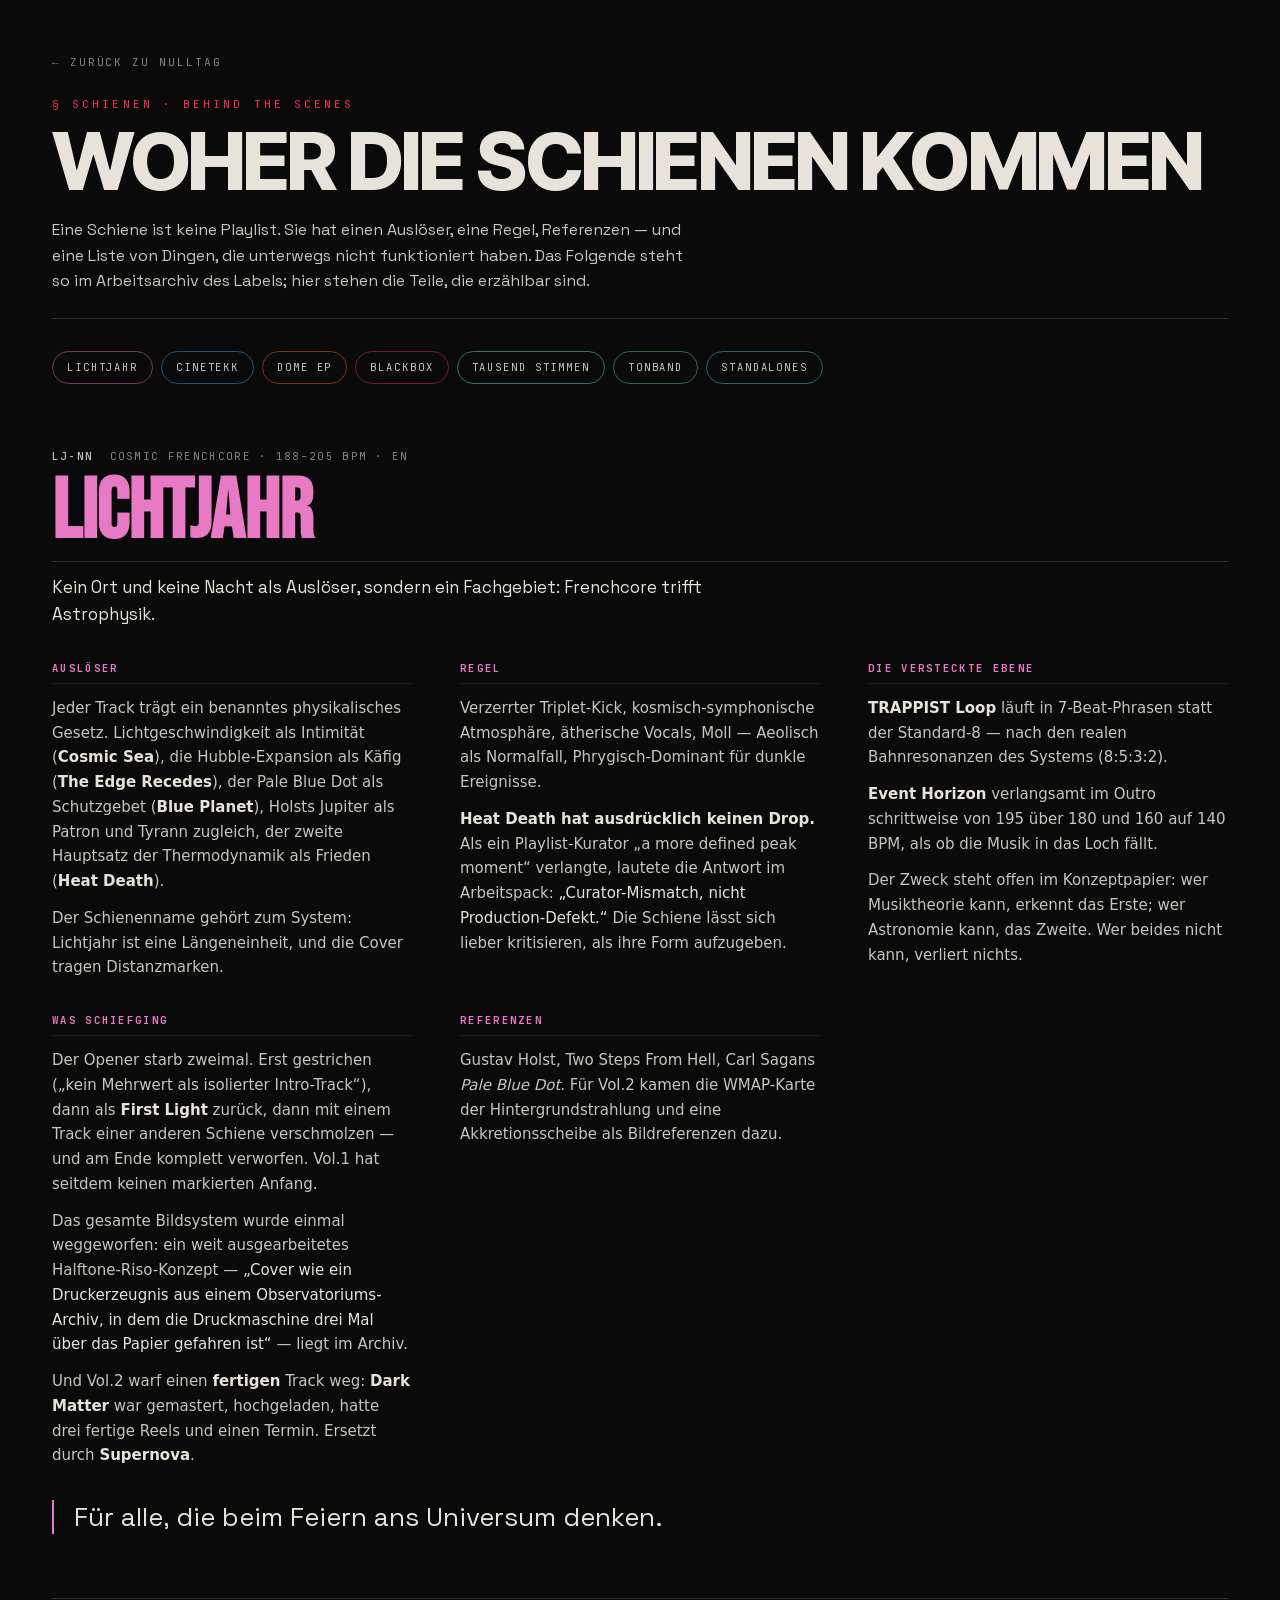
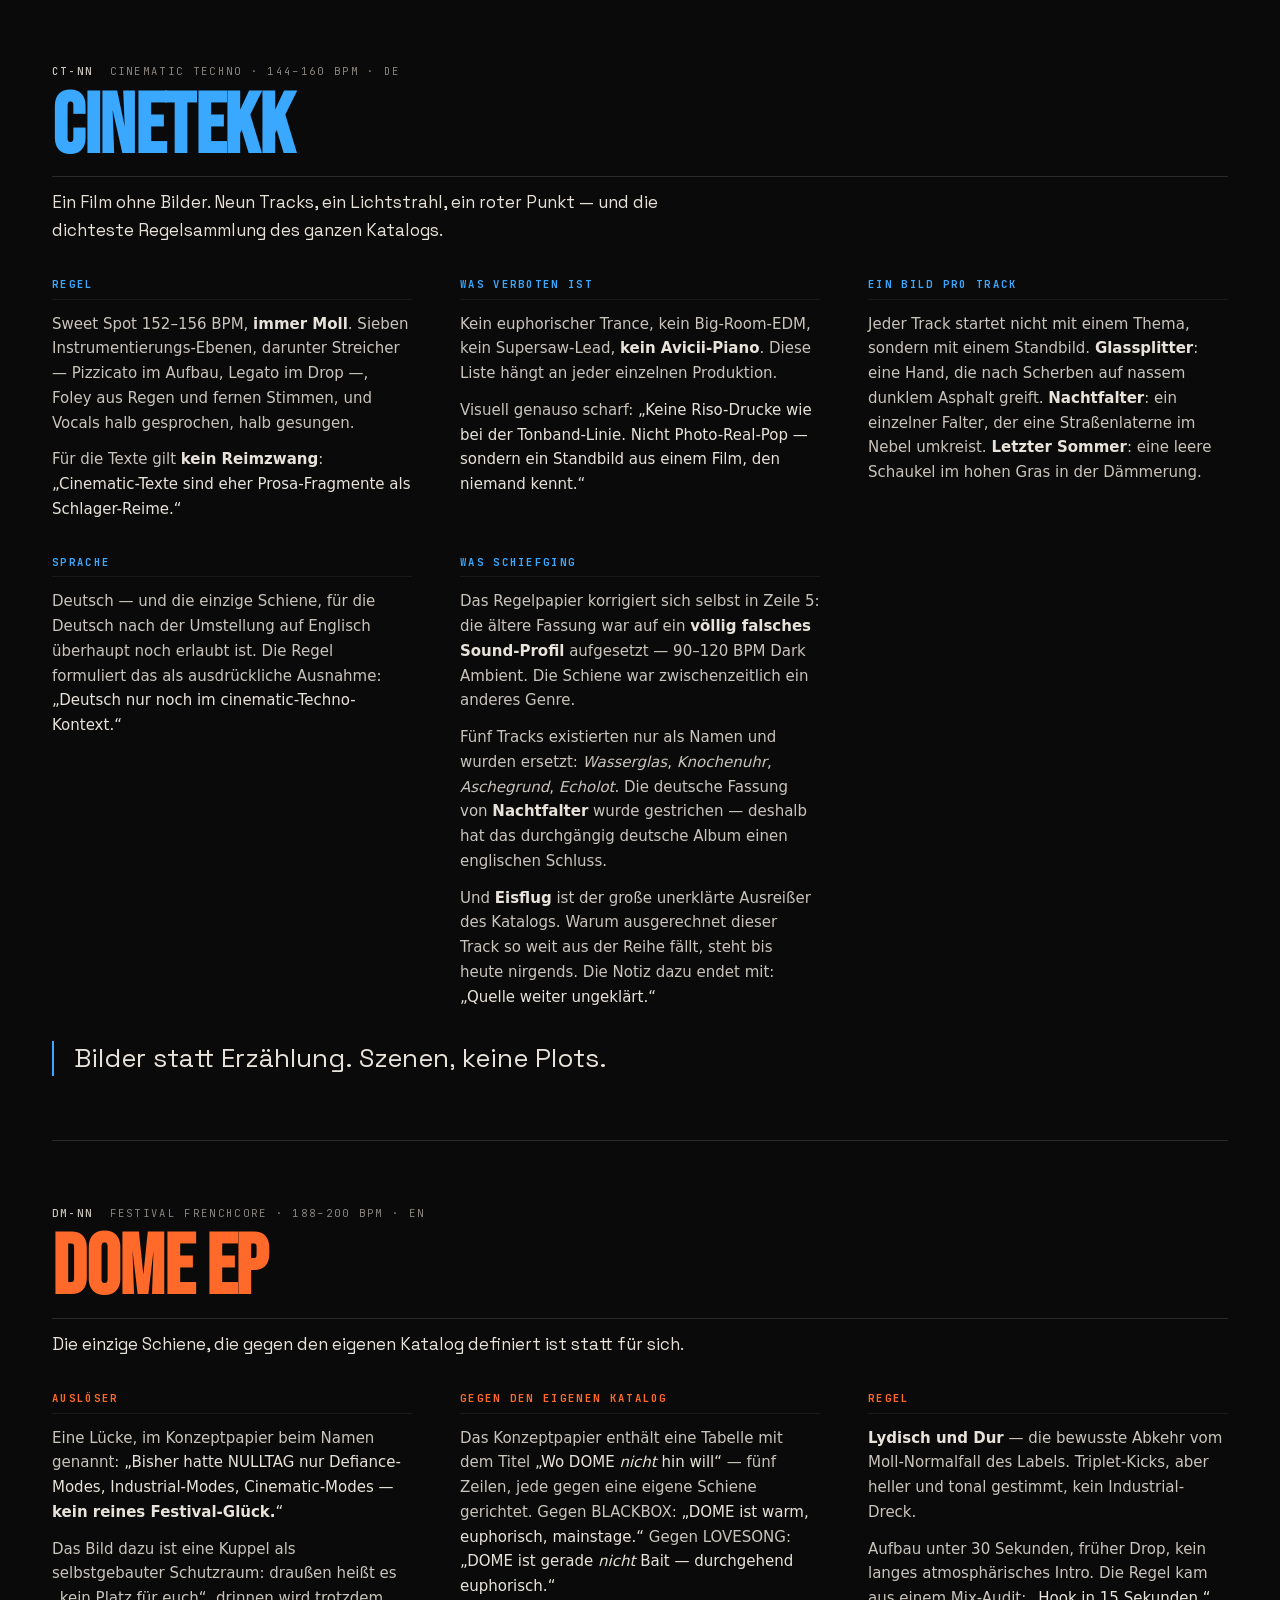
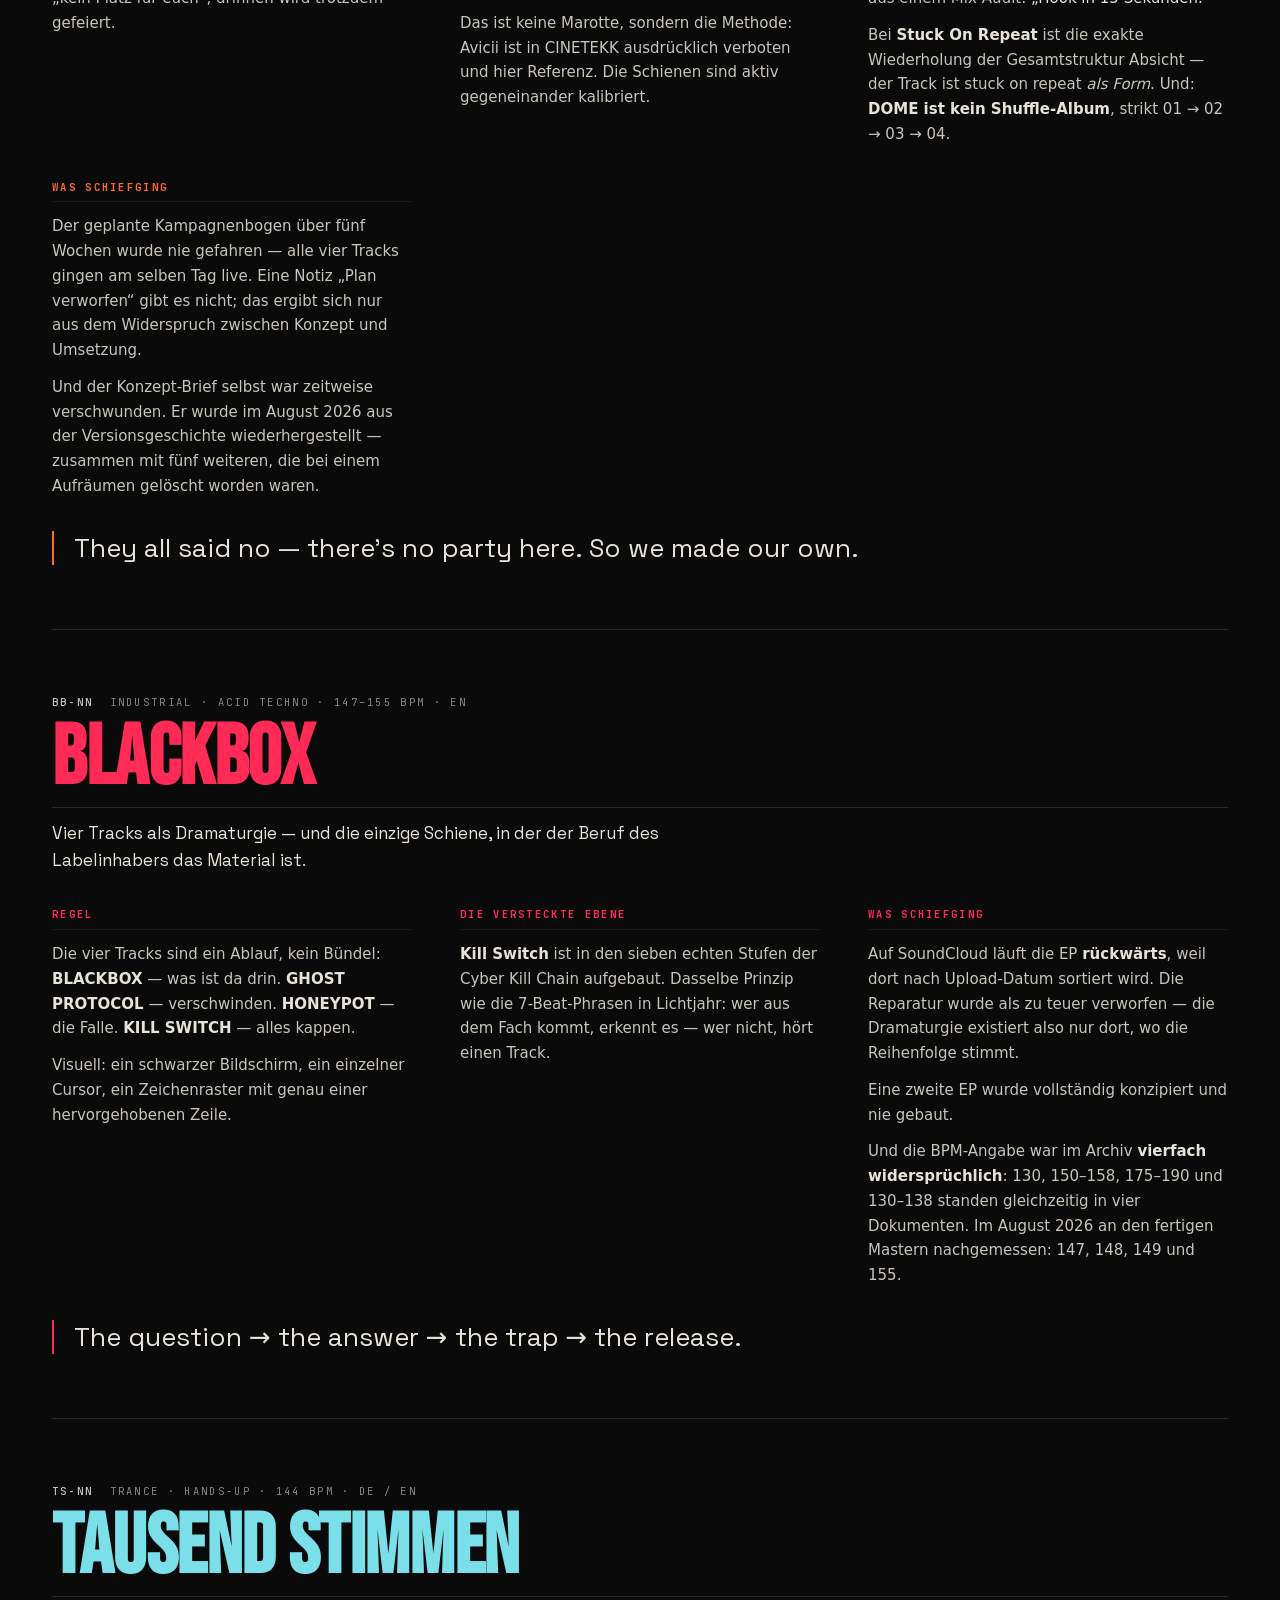
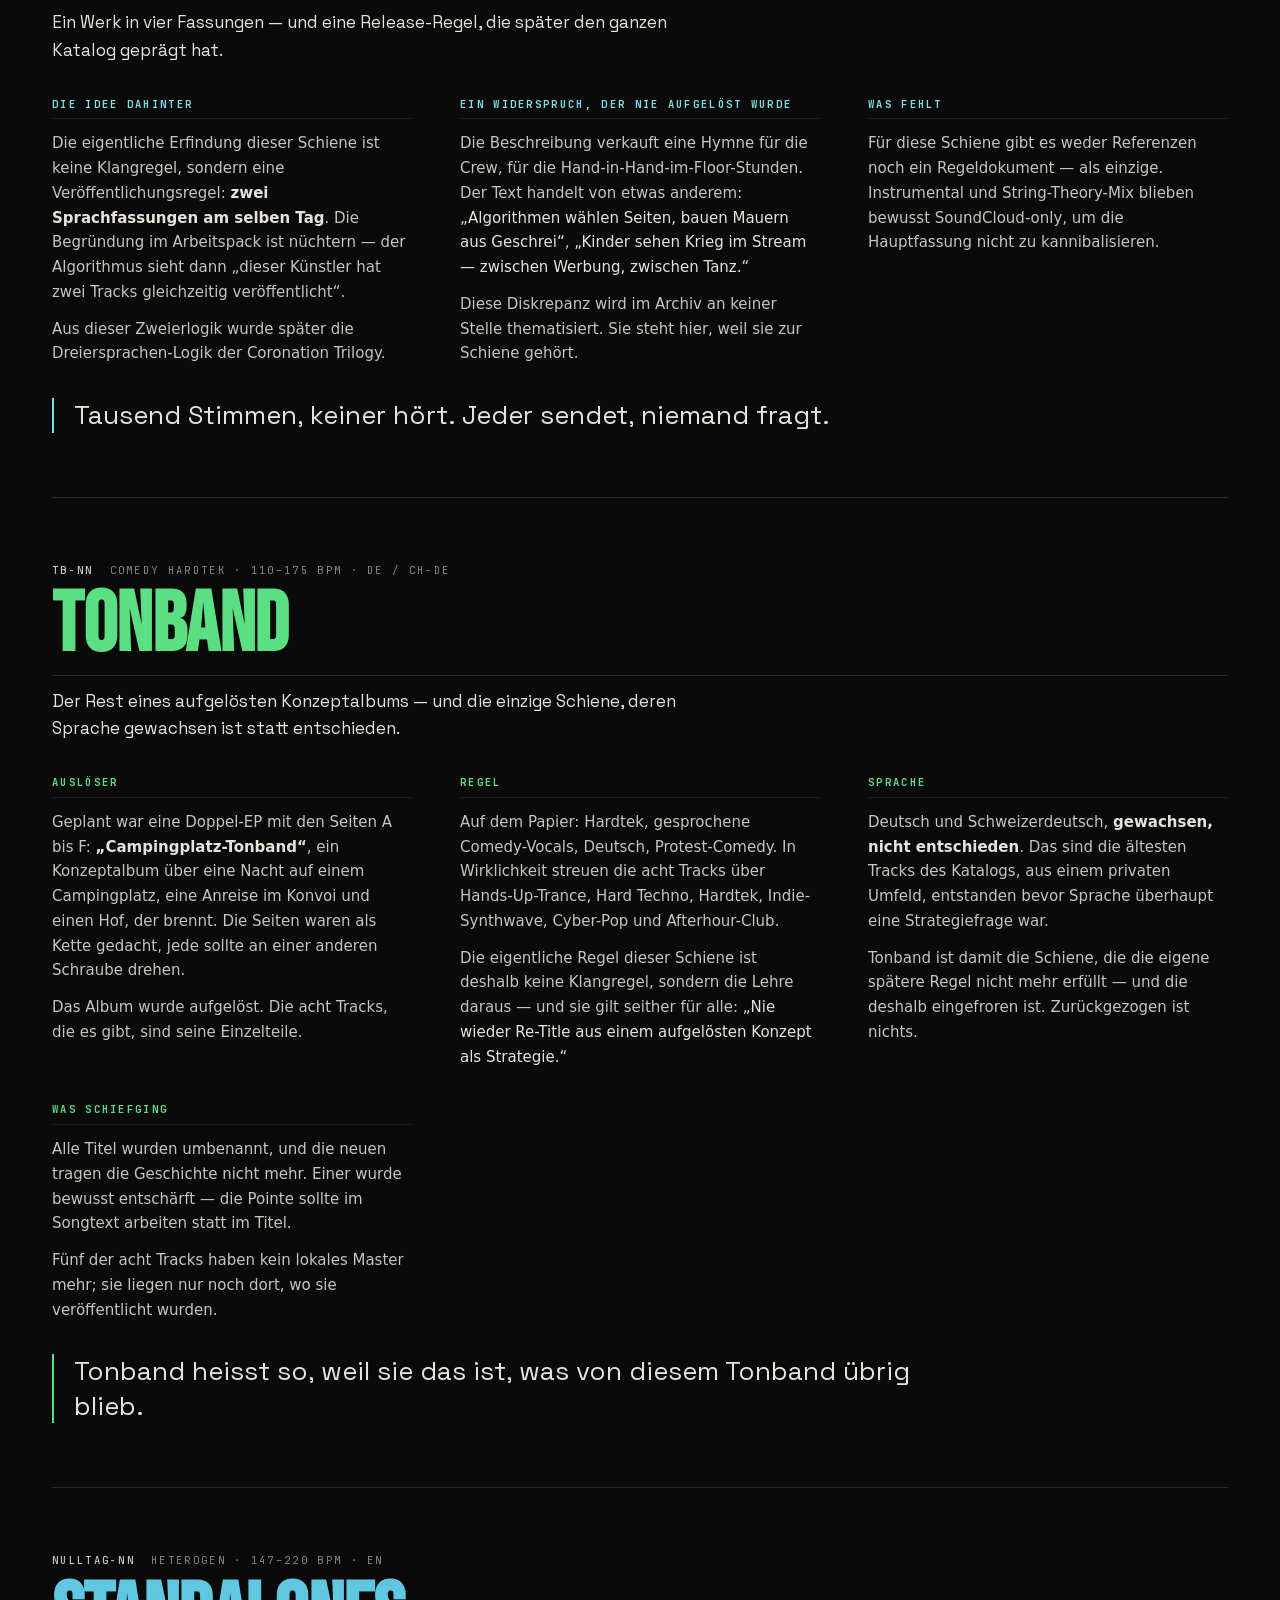
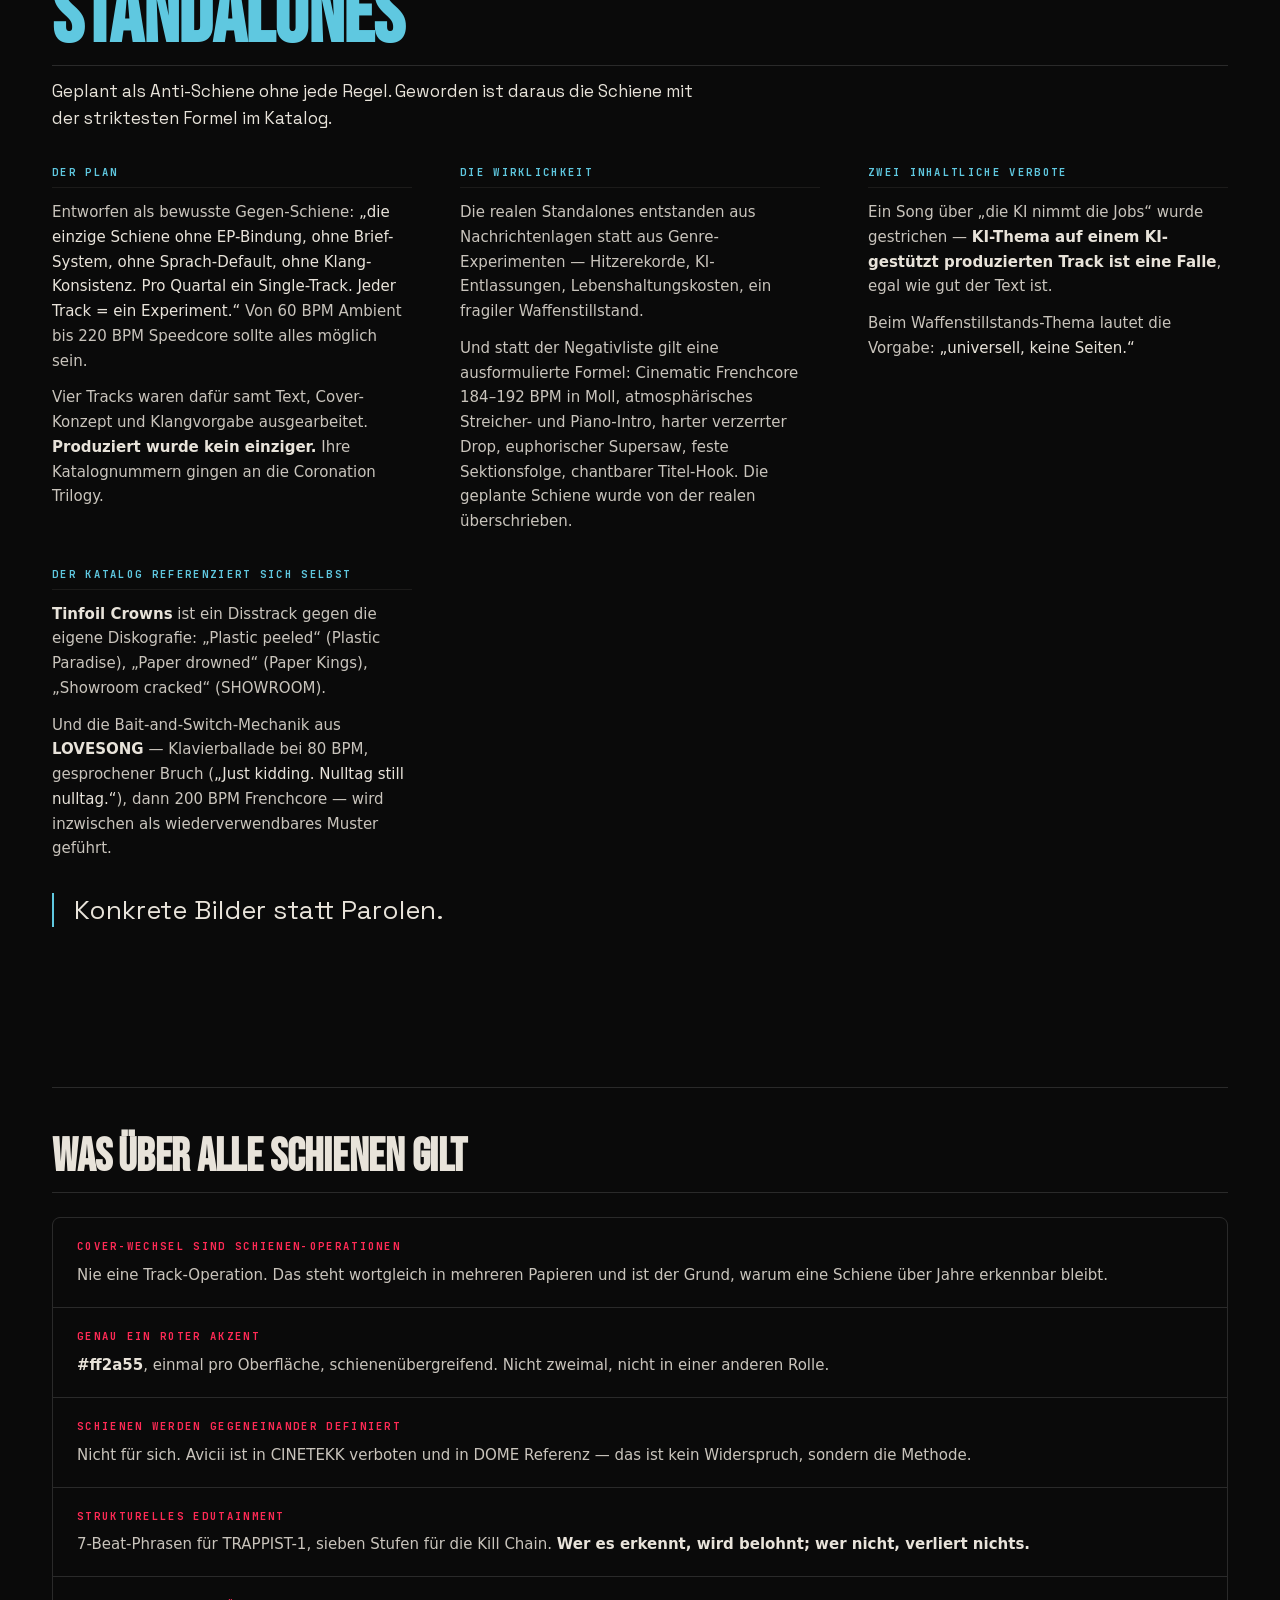
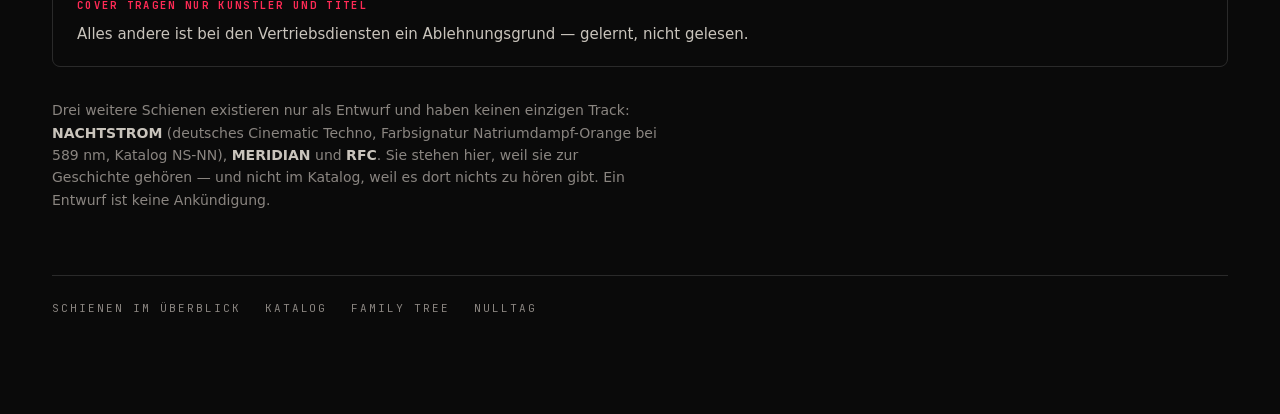
<file: schienen.html>
<!doctype html>
<html lang="de">
<head>
<meta charset="utf-8" />
<meta name="viewport" content="width=device-width, initial-scale=1" />
<title>NULLTAG · Schienen · Behind the Scenes</title>
<meta name="description" content="Woher die NULLTAG-Schienen kommen: Auslöser, Regeln, Referenzen — und was unterwegs schiefging." />
<link rel="icon" type="image/svg+xml" href="assets/avatar.svg" />
<link rel="stylesheet" href="fonts/fonts.css" />
<link rel="stylesheet" href="colors_and_type.css?v=3" />
<link rel="stylesheet" href="web.css?v=4" />
<style>
  *, *::before, *::after { box-sizing: border-box; }
  body { overflow-x: hidden; }
  .wrap { max-width: 1240px; margin: 0 auto; padding: var(--s-8) var(--s-7) var(--s-10); }

  .back { display: inline-flex; align-items: center; gap: 8px; font-family: var(--font-mono); font-size: 11px; letter-spacing: 0.18em; text-transform: uppercase; color: var(--muted); text-decoration: none; margin-bottom: var(--s-6); }
  .back:hover { color: var(--tiefrot); text-decoration: none; }

  .phead { border-bottom: 1px solid var(--border); padding-bottom: var(--s-6); margin-bottom: var(--s-7); }
  .phead .eye { font-family: var(--font-mono); font-size: 11px; letter-spacing: 0.28em; text-transform: uppercase; color: var(--tiefrot); margin-bottom: var(--s-3); }
  .phead h1 { font-family: var(--font-brutal); font-weight: 800; font-size: clamp(38px, 6.5vw, 80px); line-height: 0.9; letter-spacing: -0.03em; text-transform: uppercase; margin: 0; color: var(--bone); }
  .phead p { font-family: var(--font-grotesk); font-size: 16px; line-height: 1.6; color: var(--bone-dim); max-width: 64ch; margin: var(--s-5) 0 0; }

  /* Sprungleiste — auf dem Handy dieselbe Wischleiste wie der Katalog.
     Hier steht bewusst KEINE min-height: die Trefferflaeche gehoert
     .nt-tap aus web.css. Eine lokale Regel stuende in der Kaskade danach
     und wuerde die systemweite 44px-Regel auf Touch schlagen — genau der
     Fehler, der in diesem Repo schon zweimal passiert ist. */
  .jump { margin-bottom: var(--s-8); }
  .jump a { display: inline-flex; align-items: center; padding: 7px 14px; border: 1px solid var(--hairline); border-radius: var(--r-pill); font-family: var(--font-mono); font-size: 10.5px; letter-spacing: 0.18em; text-transform: uppercase; color: var(--bone-dim); text-decoration: none; transition: color var(--t-base) var(--ease), border-color var(--t-base) var(--ease); }
  .jump a:hover { color: var(--bone); border-color: var(--border-warm); text-decoration: none; }
  .jump a[data-rail] { border-color: color-mix(in srgb, var(--accent, var(--hairline)) 45%, transparent); }
  .jump a[data-rail]:hover { color: var(--accent, var(--bone)); border-color: var(--accent, var(--border-warm)); }

  .sch { padding: var(--s-9) 0; border-top: 1px solid var(--border); scroll-margin-top: var(--s-6); }
  .sch:first-of-type { border-top: 0; padding-top: var(--s-4); }
  .sch__eye { font-family: var(--font-mono); font-size: 10.5px; letter-spacing: 0.22em; text-transform: uppercase; color: var(--muted); margin-bottom: var(--s-3); display: flex; gap: var(--s-4); flex-wrap: wrap; }
  .sch__eye b { color: var(--bone-dim); font-weight: 500; }
  .sch h2 { font-family: var(--font-display); font-size: clamp(40px, 7vw, 84px); line-height: 0.86; text-transform: uppercase; letter-spacing: -0.005em; margin: 0 0 var(--s-3); color: var(--accent, var(--bone)); }
  .sch__lead { font-family: var(--font-grotesk); font-size: 17px; line-height: 1.6; color: var(--bone); margin: 0 0 var(--s-7); max-width: 60ch; }

  .blocks { display: grid; grid-template-columns: repeat(auto-fit, minmax(300px, 1fr)); gap: var(--s-7) var(--s-8); }
  .blk { min-width: 0; }
  .blk h3 { font-family: var(--font-mono); font-size: 10.5px; letter-spacing: 0.22em; text-transform: uppercase; color: var(--accent, var(--muted)); margin: 0 0 var(--s-3); padding-bottom: 6px; border-bottom: 1px solid var(--hairline); }
  .blk p { font-family: var(--font-body); font-size: 15px; line-height: 1.65; color: var(--bone-dim); margin: 0 0 var(--s-3); }
  .blk p:last-child { margin-bottom: 0; }
  .blk b { color: var(--bone); font-weight: 600; }
  .blk q { font-style: normal; color: var(--bone); }
  .blk q::before { content: "„"; } .blk q::after { content: "“"; }

  .pull { font-family: var(--font-grotesk); font-size: clamp(19px, 2.4vw, 26px); line-height: 1.32; color: var(--bone); margin: var(--s-7) 0 0; padding-left: var(--s-5); border-left: 2px solid var(--accent, var(--tiefrot)); max-width: 52ch; }

  .closing { margin-top: var(--s-10); padding-top: var(--s-8); border-top: 1px solid var(--border); }
  .closing h2 { font-family: var(--font-display); font-size: clamp(28px, 4vw, 46px); line-height: 0.95; text-transform: uppercase; color: var(--bone); margin: 0 0 var(--s-6); }
  .rules { display: grid; gap: 1px; background: var(--border); border: 1px solid var(--border); border-radius: var(--r-md); overflow: hidden; }
  .rules > div { background: var(--void); padding: var(--s-5) var(--s-6); }
  .rules h4 { font-family: var(--font-mono); font-size: 10.5px; letter-spacing: 0.22em; text-transform: uppercase; color: var(--tiefrot); margin: 0 0 8px; }
  .rules p { font-family: var(--font-body); font-size: 15px; line-height: 1.6; color: var(--bone-dim); margin: 0; }
  .rules b { color: var(--bone); font-weight: 600; }

  .note { font-family: var(--font-body); font-size: 14px; line-height: 1.6; color: var(--muted); margin: var(--s-7) 0 0; max-width: 68ch; }
  .note b { color: var(--bone-dim); font-weight: 600; }

  .foot { margin-top: var(--s-9); padding-top: var(--s-6); border-top: 1px solid var(--border); display: flex; gap: var(--s-6); flex-wrap: wrap; }
  .foot a { font-family: var(--font-mono); font-size: 11px; letter-spacing: 0.18em; text-transform: uppercase; color: var(--muted); text-decoration: none; }
  .foot a:hover { color: var(--tiefrot); text-decoration: none; }
</style>
</head>
<body>
<a class="nt-skip" href="#inhalt">Zum Inhalt</a>
<div class="wrap">
  <a class="back nt-tap" href="index.html#schienen">← Zurück zu NULLTAG</a>

  <div class="phead">
    <div class="eye">§ SCHIENEN · BEHIND THE SCENES</div>
    <h1>Woher die Schienen kommen</h1>
    <p>Eine Schiene ist keine Playlist. Sie hat einen Auslöser, eine Regel, Referenzen — und
       eine Liste von Dingen, die unterwegs nicht funktioniert haben. Das Folgende steht so
       im Arbeitsarchiv des Labels; hier stehen die Teile, die erzählbar sind.</p>
  </div>

  <nav class="jump nt-swipe" id="jump" aria-label="Zu einer Schiene springen"></nav>

  <main id="inhalt"></main>

  <section class="closing">
    <h2>Was über alle Schienen gilt</h2>
    <div class="rules" id="rules"></div>

    <p class="note">
      Drei weitere Schienen existieren nur als Entwurf und haben keinen einzigen Track:
      <b>NACHTSTROM</b> (deutsches Cinematic Techno, Farbsignatur Natriumdampf-Orange bei
      589&nbsp;nm, Katalog NS-NN), <b>MERIDIAN</b> und <b>RFC</b>. Sie stehen hier, weil sie
      zur Geschichte gehören — und nicht im Katalog, weil es dort nichts zu hören gibt.
      Ein Entwurf ist keine Ankündigung.
    </p>
  </section>

  <div class="foot">
    <a class="nt-tap" href="index.html#schienen">Schienen im Überblick</a>
    <a class="nt-tap" href="index.html#catalog">Katalog</a>
    <a class="nt-tap" href="family-tree.html">Family Tree</a>
    <a class="nt-tap" href="index.html">NULLTAG</a>
  </div>
</div>

<script>
/* ── Die Texte ────────────────────────────────────────────────────────
   Quelle ist das Arbeitsarchiv des Labels (Obsidian-Vault TA-NULLTAG,
   exportiert nach nulltag-cd/vault-export/bts-schienen.md).

   Was bewusst NICHT hier steht, obwohl es in der Quelle steht:
   Abrufzahlen und Reichweiten-Auswertungen, die Namen der privaten
   Personen hinter der Tonband-Schiene (im eigenen Musikvideo wurde der
   Ort ebenfalls unkenntlich gemacht), die Suno-Style-Bloecke, eine
   extern ungeprueft gebliebene Herkunftsreferenz, und alles, was
   laufende Auslieferungen oder rechtliche Fragen beruehrt. Das ist eine
   Auswahl, keine Kuerzung aus Platzgruenden. */
var SCHIENEN = [
  {
    id: "lichtjahr", name: "Lichtjahr", cat: "LJ-NN", accent: "var(--cosmic-glow)",
    sound: "Cosmic Frenchcore · 188–205 BPM · EN",
    lead: "Kein Ort und keine Nacht als Auslöser, sondern ein Fachgebiet: Frenchcore trifft Astrophysik.",
    pull: "Für alle, die beim Feiern ans Universum denken.",
    blocks: [
      { h: "Auslöser", p: [
        "Jeder Track trägt ein benanntes physikalisches Gesetz. Lichtgeschwindigkeit als Intimität (<b>Cosmic Sea</b>), die Hubble-Expansion als Käfig (<b>The Edge Recedes</b>), der Pale Blue Dot als Schutzgebet (<b>Blue Planet</b>), Holsts Jupiter als Patron und Tyrann zugleich, der zweite Hauptsatz der Thermodynamik als Frieden (<b>Heat Death</b>).",
        "Der Schienenname gehört zum System: Lichtjahr ist eine Längeneinheit, und die Cover tragen Distanzmarken."
      ]},
      { h: "Regel", p: [
        "Verzerrter Triplet-Kick, kosmisch-symphonische Atmosphäre, ätherische Vocals, Moll — Aeolisch als Normalfall, Phrygisch-Dominant für dunkle Ereignisse.",
        "<b>Heat Death hat ausdrücklich keinen Drop.</b> Als ein Playlist-Kurator „a more defined peak moment“ verlangte, lautete die Antwort im Arbeitspack: <q>Curator-Mismatch, nicht Production-Defekt.</q> Die Schiene lässt sich lieber kritisieren, als ihre Form aufzugeben."
      ]},
      { h: "Die versteckte Ebene", p: [
        "<b>TRAPPIST Loop</b> läuft in 7-Beat-Phrasen statt der Standard-8 — nach den realen Bahnresonanzen des Systems (8:5:3:2).",
        "<b>Event Horizon</b> verlangsamt im Outro schrittweise von 195 über 180 und 160 auf 140 BPM, als ob die Musik in das Loch fällt.",
        "Der Zweck steht offen im Konzeptpapier: wer Musiktheorie kann, erkennt das Erste; wer Astronomie kann, das Zweite. Wer beides nicht kann, verliert nichts."
      ]},
      { h: "Was schiefging", p: [
        "Der Opener starb zweimal. Erst gestrichen („kein Mehrwert als isolierter Intro-Track“), dann als <b>First Light</b> zurück, dann mit einem Track einer anderen Schiene verschmolzen — und am Ende komplett verworfen. Vol.1 hat seitdem keinen markierten Anfang.",
        "Das gesamte Bildsystem wurde einmal weggeworfen: ein weit ausgearbeitetes Halftone-Riso-Konzept — <q>Cover wie ein Druckerzeugnis aus einem Observatoriums-Archiv, in dem die Druckmaschine drei Mal über das Papier gefahren ist</q> — liegt im Archiv.",
        "Und Vol.2 warf einen <b>fertigen</b> Track weg: <b>Dark Matter</b> war gemastert, hochgeladen, hatte drei fertige Reels und einen Termin. Ersetzt durch <b>Supernova</b>."
      ]},
      { h: "Referenzen", p: [
        "Gustav Holst, Two Steps From Hell, Carl Sagans <i>Pale Blue Dot</i>. Für Vol.2 kamen die WMAP-Karte der Hintergrundstrahlung und eine Akkretionsscheibe als Bildreferenzen dazu."
      ]}
    ]
  },
  {
    id: "cinetekk", name: "Cinetekk", cat: "CT-NN", accent: "var(--nachtblau-glow)",
    sound: "Cinematic Techno · 144–160 BPM · DE",
    lead: "Ein Film ohne Bilder. Neun Tracks, ein Lichtstrahl, ein roter Punkt — und die dichteste Regelsammlung des ganzen Katalogs.",
    pull: "Bilder statt Erzählung. Szenen, keine Plots.",
    blocks: [
      { h: "Regel", p: [
        "Sweet Spot 152–156 BPM, <b>immer Moll</b>. Sieben Instrumentierungs-Ebenen, darunter Streicher — Pizzicato im Aufbau, Legato im Drop —, Foley aus Regen und fernen Stimmen, und Vocals halb gesprochen, halb gesungen.",
        "Für die Texte gilt <b>kein Reimzwang</b>: <q>Cinematic-Texte sind eher Prosa-Fragmente als Schlager-Reime.</q>"
      ]},
      { h: "Was verboten ist", p: [
        "Kein euphorischer Trance, kein Big-Room-EDM, kein Supersaw-Lead, <b>kein Avicii-Piano</b>. Diese Liste hängt an jeder einzelnen Produktion.",
        "Visuell genauso scharf: <q>Keine Riso-Drucke wie bei der Tonband-Linie. Nicht Photo-Real-Pop — sondern ein Standbild aus einem Film, den niemand kennt.</q>"
      ]},
      { h: "Ein Bild pro Track", p: [
        "Jeder Track startet nicht mit einem Thema, sondern mit einem Standbild. <b>Glassplitter</b>: eine Hand, die nach Scherben auf nassem dunklem Asphalt greift. <b>Nachtfalter</b>: ein einzelner Falter, der eine Straßenlaterne im Nebel umkreist. <b>Letzter Sommer</b>: eine leere Schaukel im hohen Gras in der Dämmerung."
      ]},
      { h: "Sprache", p: [
        "Deutsch — und die einzige Schiene, für die Deutsch nach der Umstellung auf Englisch überhaupt noch erlaubt ist. Die Regel formuliert das als ausdrückliche Ausnahme: <q>Deutsch nur noch im cinematic-Techno-Kontext.</q>"
      ]},
      { h: "Was schiefging", p: [
        "Das Regelpapier korrigiert sich selbst in Zeile 5: die ältere Fassung war auf ein <b>völlig falsches Sound-Profil</b> aufgesetzt — 90–120 BPM Dark Ambient. Die Schiene war zwischenzeitlich ein anderes Genre.",
        "Fünf Tracks existierten nur als Namen und wurden ersetzt: <i>Wasserglas</i>, <i>Knochenuhr</i>, <i>Aschegrund</i>, <i>Echolot</i>. Die deutsche Fassung von <b>Nachtfalter</b> wurde gestrichen — deshalb hat das durchgängig deutsche Album einen englischen Schluss.",
        "Und <b>Eisflug</b> ist der große unerklärte Ausreißer des Katalogs. Warum ausgerechnet dieser Track so weit aus der Reihe fällt, steht bis heute nirgends. Die Notiz dazu endet mit: <q>Quelle weiter ungeklärt.</q>"
      ]}
    ]
  },
  {
    id: "dome", name: "Dome EP", cat: "DM-NN", accent: "var(--glut-glow)",
    sound: "Festival Frenchcore · 188–200 BPM · EN",
    lead: "Die einzige Schiene, die gegen den eigenen Katalog definiert ist statt für sich.",
    pull: "They all said no — there's no party here. So we made our own.",
    blocks: [
      { h: "Auslöser", p: [
        "Eine Lücke, im Konzeptpapier beim Namen genannt: <q>Bisher hatte NULLTAG nur Defiance-Modes, Industrial-Modes, Cinematic-Modes — <b>kein reines Festival-Glück.</b></q>",
        "Das Bild dazu ist eine Kuppel als selbstgebauter Schutzraum: draußen heißt es „kein Platz für euch“, drinnen wird trotzdem gefeiert."
      ]},
      { h: "Gegen den eigenen Katalog", p: [
        "Das Konzeptpapier enthält eine Tabelle mit dem Titel <q>Wo DOME <i>nicht</i> hin will</q> — fünf Zeilen, jede gegen eine eigene Schiene gerichtet. Gegen BLACKBOX: <q>DOME ist warm, euphorisch, mainstage.</q> Gegen LOVESONG: <q>DOME ist gerade <i>nicht</i> Bait — durchgehend euphorisch.</q>",
        "Das ist keine Marotte, sondern die Methode: Avicii ist in CINETEKK ausdrücklich verboten und hier Referenz. Die Schienen sind aktiv gegeneinander kalibriert."
      ]},
      { h: "Regel", p: [
        "<b>Lydisch und Dur</b> — die bewusste Abkehr vom Moll-Normalfall des Labels. Triplet-Kicks, aber heller und tonal gestimmt, kein Industrial-Dreck.",
        "Aufbau unter 30 Sekunden, früher Drop, kein langes atmosphärisches Intro. Die Regel kam aus einem Mix-Audit: <q>Hook in 15 Sekunden.</q>",
        "Bei <b>Stuck On Repeat</b> ist die exakte Wiederholung der Gesamtstruktur Absicht — der Track ist stuck on repeat <i>als Form</i>. Und: <b>DOME ist kein Shuffle-Album</b>, strikt 01 → 02 → 03 → 04."
      ]},
      { h: "Was schiefging", p: [
        "Der geplante Kampagnenbogen über fünf Wochen wurde nie gefahren — alle vier Tracks gingen am selben Tag live. Eine Notiz „Plan verworfen“ gibt es nicht; das ergibt sich nur aus dem Widerspruch zwischen Konzept und Umsetzung.",
        "Und der Konzept-Brief selbst war zeitweise verschwunden. Er wurde im August 2026 aus der Versionsgeschichte wiederhergestellt — zusammen mit fünf weiteren, die bei einem Aufräumen gelöscht worden waren."
      ]}
    ]
  },
  {
    id: "blackbox", name: "Blackbox", cat: "BB-NN", accent: "var(--tiefrot)",
    sound: "Industrial · Acid Techno · 147–155 BPM · EN",
    lead: "Vier Tracks als Dramaturgie — und die einzige Schiene, in der der Beruf des Labelinhabers das Material ist.",
    pull: "The question → the answer → the trap → the release.",
    blocks: [
      { h: "Regel", p: [
        "Die vier Tracks sind ein Ablauf, kein Bündel: <b>BLACKBOX</b> — was ist da drin. <b>GHOST PROTOCOL</b> — verschwinden. <b>HONEYPOT</b> — die Falle. <b>KILL SWITCH</b> — alles kappen.",
        "Visuell: ein schwarzer Bildschirm, ein einzelner Cursor, ein Zeichenraster mit genau einer hervorgehobenen Zeile."
      ]},
      { h: "Die versteckte Ebene", p: [
        "<b>Kill Switch</b> ist in den sieben echten Stufen der Cyber Kill Chain aufgebaut. Dasselbe Prinzip wie die 7-Beat-Phrasen in Lichtjahr: wer aus dem Fach kommt, erkennt es — wer nicht, hört einen Track."
      ]},
      { h: "Was schiefging", p: [
        "Auf SoundCloud läuft die EP <b>rückwärts</b>, weil dort nach Upload-Datum sortiert wird. Die Reparatur wurde als zu teuer verworfen — die Dramaturgie existiert also nur dort, wo die Reihenfolge stimmt.",
        "Eine zweite EP wurde vollständig konzipiert und nie gebaut.",
        "Und die BPM-Angabe war im Archiv <b>vierfach widersprüchlich</b>: 130, 150–158, 175–190 und 130–138 standen gleichzeitig in vier Dokumenten. Im August 2026 an den fertigen Mastern nachgemessen: 147, 148, 149 und 155."
      ]}
    ]
  },
  {
    id: "tausend-stimmen", name: "Tausend Stimmen", cat: "TS-NN", accent: "var(--eisflug-glow)",
    sound: "Trance · Hands-Up · 144 BPM · DE / EN",
    lead: "Ein Werk in vier Fassungen — und eine Release-Regel, die später den ganzen Katalog geprägt hat.",
    pull: "Tausend Stimmen, keiner hört. Jeder sendet, niemand fragt.",
    blocks: [
      { h: "Die Idee dahinter", p: [
        "Die eigentliche Erfindung dieser Schiene ist keine Klangregel, sondern eine Veröffentlichungsregel: <b>zwei Sprachfassungen am selben Tag</b>. Die Begründung im Arbeitspack ist nüchtern — der Algorithmus sieht dann „dieser Künstler hat zwei Tracks gleichzeitig veröffentlicht“.",
        "Aus dieser Zweierlogik wurde später die Dreiersprachen-Logik der Coronation Trilogy."
      ]},
      { h: "Ein Widerspruch, der nie aufgelöst wurde", p: [
        "Die Beschreibung verkauft eine Hymne für die Crew, für die Hand-in-Hand-im-Floor-Stunden. Der Text handelt von etwas anderem: <q>Algorithmen wählen Seiten, bauen Mauern aus Geschrei</q>, <q>Kinder sehen Krieg im Stream — zwischen Werbung, zwischen Tanz.</q>",
        "Diese Diskrepanz wird im Archiv an keiner Stelle thematisiert. Sie steht hier, weil sie zur Schiene gehört."
      ]},
      { h: "Was fehlt", p: [
        "Für diese Schiene gibt es weder Referenzen noch ein Regeldokument — als einzige. Instrumental und String-Theory-Mix blieben bewusst SoundCloud-only, um die Hauptfassung nicht zu kannibalisieren."
      ]}
    ]
  },
  {
    id: "tonband", name: "Tonband", cat: "TB-NN", accent: "var(--giftgrun-glow)",
    sound: "Comedy Hardtek · 110–175 BPM · DE / CH-DE",
    lead: "Der Rest eines aufgelösten Konzeptalbums — und die einzige Schiene, deren Sprache gewachsen ist statt entschieden.",
    pull: "Tonband heisst so, weil sie das ist, was von diesem Tonband übrig blieb.",
    blocks: [
      { h: "Auslöser", p: [
        "Geplant war eine Doppel-EP mit den Seiten A bis F: <b>„Campingplatz-Tonband“</b>, ein Konzeptalbum über eine Nacht auf einem Campingplatz, eine Anreise im Konvoi und einen Hof, der brennt. Die Seiten waren als Kette gedacht, jede sollte an einer anderen Schraube drehen.",
        "Das Album wurde aufgelöst. Die acht Tracks, die es gibt, sind seine Einzelteile."
      ]},
      { h: "Regel", p: [
        "Auf dem Papier: Hardtek, gesprochene Comedy-Vocals, Deutsch, Protest-Comedy. In Wirklichkeit streuen die acht Tracks über Hands-Up-Trance, Hard Techno, Hardtek, Indie-Synthwave, Cyber-Pop und Afterhour-Club.",
        "Die eigentliche Regel dieser Schiene ist deshalb keine Klangregel, sondern die Lehre daraus — und sie gilt seither für alle: <q>Nie wieder Re-Title aus einem aufgelösten Konzept als Strategie.</q>"
      ]},
      { h: "Sprache", p: [
        "Deutsch und Schweizerdeutsch, <b>gewachsen, nicht entschieden</b>. Das sind die ältesten Tracks des Katalogs, aus einem privaten Umfeld, entstanden bevor Sprache überhaupt eine Strategiefrage war.",
        "Tonband ist damit die Schiene, die die eigene spätere Regel nicht mehr erfüllt — und die deshalb eingefroren ist. Zurückgezogen ist nichts."
      ]},
      { h: "Was schiefging", p: [
        "Alle Titel wurden umbenannt, und die neuen tragen die Geschichte nicht mehr. Einer wurde bewusst entschärft — die Pointe sollte im Songtext arbeiten statt im Titel.",
        "Fünf der acht Tracks haben kein lokales Master mehr; sie liegen nur noch dort, wo sie veröffentlicht wurden."
      ]}
    ]
  },
  {
    id: "standalone", name: "Standalones", cat: "NULLTAG-NN", accent: "var(--cold-blue)",
    sound: "Heterogen · 147–220 BPM · EN",
    lead: "Geplant als Anti-Schiene ohne jede Regel. Geworden ist daraus die Schiene mit der striktesten Formel im Katalog.",
    pull: "Konkrete Bilder statt Parolen.",
    blocks: [
      { h: "Der Plan", p: [
        "Entworfen als bewusste Gegen-Schiene: <q>die einzige Schiene ohne EP-Bindung, ohne Brief-System, ohne Sprach-Default, ohne Klang-Konsistenz. Pro Quartal ein Single-Track. Jeder Track = ein Experiment.</q> Von 60 BPM Ambient bis 220 BPM Speedcore sollte alles möglich sein.",
        "Vier Tracks waren dafür samt Text, Cover-Konzept und Klangvorgabe ausgearbeitet. <b>Produziert wurde kein einziger.</b> Ihre Katalognummern gingen an die Coronation Trilogy."
      ]},
      { h: "Die Wirklichkeit", p: [
        "Die realen Standalones entstanden aus Nachrichtenlagen statt aus Genre-Experimenten — Hitzerekorde, KI-Entlassungen, Lebenshaltungskosten, ein fragiler Waffenstillstand.",
        "Und statt der Negativliste gilt eine ausformulierte Formel: Cinematic Frenchcore 184–192 BPM in Moll, atmosphärisches Streicher- und Piano-Intro, harter verzerrter Drop, euphorischer Supersaw, feste Sektionsfolge, chantbarer Titel-Hook. Die geplante Schiene wurde von der realen überschrieben."
      ]},
      { h: "Zwei inhaltliche Verbote", p: [
        "Ein Song über „die KI nimmt die Jobs“ wurde gestrichen — <b>KI-Thema auf einem KI-gestützt produzierten Track ist eine Falle</b>, egal wie gut der Text ist.",
        "Beim Waffenstillstands-Thema lautet die Vorgabe: <q>universell, keine Seiten.</q>"
      ]},
      { h: "Der Katalog referenziert sich selbst", p: [
        "<b>Tinfoil Crowns</b> ist ein Disstrack gegen die eigene Diskografie: „Plastic peeled“ (Plastic Paradise), „Paper drowned“ (Paper Kings), „Showroom cracked“ (SHOWROOM).",
        "Und die Bait-and-Switch-Mechanik aus <b>LOVESONG</b> — Klavierballade bei 80 BPM, gesprochener Bruch (<q>Just kidding. Nulltag still nulltag.</q>), dann 200 BPM Frenchcore — wird inzwischen als wiederverwendbares Muster geführt."
      ]}
    ]
  }
];

var REGELN = [
  { h: "Cover-Wechsel sind Schienen-Operationen", p: "Nie eine Track-Operation. Das steht wortgleich in mehreren Papieren und ist der Grund, warum eine Schiene über Jahre erkennbar bleibt." },
  { h: "Genau ein roter Akzent", p: "<b>#ff2a55</b>, einmal pro Oberfläche, schienenübergreifend. Nicht zweimal, nicht in einer anderen Rolle." },
  { h: "Schienen werden gegeneinander definiert", p: "Nicht für sich. Avicii ist in CINETEKK verboten und in DOME Referenz — das ist kein Widerspruch, sondern die Methode." },
  { h: "Strukturelles Edutainment", p: "7-Beat-Phrasen für TRAPPIST-1, sieben Stufen für die Kill Chain. <b>Wer es erkennt, wird belohnt; wer nicht, verliert nichts.</b>" },
  { h: "Cover tragen nur Künstler und Titel", p: "Alles andere ist bei den Vertriebsdiensten ein Ablehnungsgrund — gelernt, nicht gelesen." }
];

(function build(){
  function esc(s){ return String(s == null ? "" : s); }

  var jump = document.getElementById("jump");
  jump.innerHTML = SCHIENEN.map(function(s){
    // .nt-tap: auf Touch waechst die Trefferflaeche auf 44px, sichtbar
    // aendert sich nichts. Die 36px hier sind die Desktop-Form.
    return '<a class="nt-tap" href="#' + s.id + '" data-rail="' + s.id + '" style="--accent:' + s.accent + '">' +
      esc(s.name) + "</a>";
  }).join("");

  document.getElementById("inhalt").innerHTML = SCHIENEN.map(function(s){
    return '<section class="sch" id="' + s.id + '" style="--accent:' + s.accent + '">' +
      '<div class="sch__eye"><b>' + esc(s.cat) + "</b><span>" + esc(s.sound) + "</span></div>" +
      "<h2>" + esc(s.name) + "</h2>" +
      '<p class="sch__lead">' + esc(s.lead) + "</p>" +
      '<div class="blocks">' + s.blocks.map(function(b){
        return '<div class="blk"><h3>' + esc(b.h) + "</h3>" +
          b.p.map(function(t){ return "<p>" + t + "</p>"; }).join("") + "</div>";
      }).join("") + "</div>" +
      (s.pull ? '<p class="pull">' + esc(s.pull) + "</p>" : "") +
    "</section>";
  }).join("");

  document.getElementById("rules").innerHTML = REGELN.map(function(r){
    return "<div><h4>" + esc(r.h) + "</h4><p>" + r.p + "</p></div>";
  }).join("");
})();
</script>
</body>
</html>
</file>
<file: fonts/fonts.css>
/* Self-hosted Google Fonts (latin subset, woff2) — replaces the
   fonts.googleapis.com <link> on every page. font-display: swap. */

@font-face {
  font-display: swap;
  font-family: 'Inter Tight';
  font-style: normal;
  font-weight: 500;
  font-display: swap;
  src: url(InterTight-500.woff2) format('woff2');
  unicode-range: U+0000-00FF, U+0131, U+0152-0153, U+02BB-02BC, U+02C6, U+02DA, U+02DC, U+0304, U+0308, U+0329, U+2000-206F, U+20AC, U+2122, U+2191, U+2193, U+2212, U+2215, U+FEFF, U+FFFD;
}
@font-face {
  font-display: swap;
  font-family: 'Inter Tight';
  font-style: normal;
  font-weight: 700;
  font-display: swap;
  src: url(InterTight-700.woff2) format('woff2');
  unicode-range: U+0000-00FF, U+0131, U+0152-0153, U+02BB-02BC, U+02C6, U+02DA, U+02DC, U+0304, U+0308, U+0329, U+2000-206F, U+20AC, U+2122, U+2191, U+2193, U+2212, U+2215, U+FEFF, U+FFFD;
}
@font-face {
  font-display: swap;
  font-family: 'Inter Tight';
  font-style: normal;
  font-weight: 800;
  font-display: swap;
  src: url(InterTight-800.woff2) format('woff2');
  unicode-range: U+0000-00FF, U+0131, U+0152-0153, U+02BB-02BC, U+02C6, U+02DA, U+02DC, U+0304, U+0308, U+0329, U+2000-206F, U+20AC, U+2122, U+2191, U+2193, U+2212, U+2215, U+FEFF, U+FFFD;
}
@font-face {
  font-display: swap;
  font-family: 'JetBrains Mono';
  font-style: normal;
  font-weight: 400;
  font-display: swap;
  src: url(JetBrainsMono-400.woff2) format('woff2');
  unicode-range: U+0000-00FF, U+0131, U+0152-0153, U+02BB-02BC, U+02C6, U+02DA, U+02DC, U+0304, U+0308, U+0329, U+2000-206F, U+20AC, U+2122, U+2191, U+2193, U+2212, U+2215, U+FEFF, U+FFFD;
}
@font-face {
  font-display: swap;
  font-family: 'JetBrains Mono';
  font-style: normal;
  font-weight: 500;
  font-display: swap;
  src: url(JetBrainsMono-500.woff2) format('woff2');
  unicode-range: U+0000-00FF, U+0131, U+0152-0153, U+02BB-02BC, U+02C6, U+02DA, U+02DC, U+0304, U+0308, U+0329, U+2000-206F, U+20AC, U+2122, U+2191, U+2193, U+2212, U+2215, U+FEFF, U+FFFD;
}
@font-face {
  font-display: swap;
  font-family: 'JetBrains Mono';
  font-style: normal;
  font-weight: 700;
  font-display: swap;
  src: url(JetBrainsMono-700.woff2) format('woff2');
  unicode-range: U+0000-00FF, U+0131, U+0152-0153, U+02BB-02BC, U+02C6, U+02DA, U+02DC, U+0304, U+0308, U+0329, U+2000-206F, U+20AC, U+2122, U+2191, U+2193, U+2212, U+2215, U+FEFF, U+FFFD;
}
@font-face {
  font-display: swap;
  font-family: 'Space Grotesk';
  font-style: normal;
  font-weight: 400;
  font-display: swap;
  src: url(SpaceGrotesk-400.woff2) format('woff2');
  unicode-range: U+0000-00FF, U+0131, U+0152-0153, U+02BB-02BC, U+02C6, U+02DA, U+02DC, U+0304, U+0308, U+0329, U+2000-206F, U+20AC, U+2122, U+2191, U+2193, U+2212, U+2215, U+FEFF, U+FFFD;
}
@font-face {
  font-display: swap;
  font-family: 'Space Grotesk';
  font-style: normal;
  font-weight: 500;
  font-display: swap;
  src: url(SpaceGrotesk-500.woff2) format('woff2');
  unicode-range: U+0000-00FF, U+0131, U+0152-0153, U+02BB-02BC, U+02C6, U+02DA, U+02DC, U+0304, U+0308, U+0329, U+2000-206F, U+20AC, U+2122, U+2191, U+2193, U+2212, U+2215, U+FEFF, U+FFFD;
}
@font-face {
  font-display: swap;
  font-family: 'Space Grotesk';
  font-style: normal;
  font-weight: 700;
  font-display: swap;
  src: url(SpaceGrotesk-700.woff2) format('woff2');
  unicode-range: U+0000-00FF, U+0131, U+0152-0153, U+02BB-02BC, U+02C6, U+02DA, U+02DC, U+0304, U+0308, U+0329, U+2000-206F, U+20AC, U+2122, U+2191, U+2193, U+2212, U+2215, U+FEFF, U+FFFD;
}
</file>
<file: colors_and_type.css>
/* ============================================================
   NULLTAG · DESIGN SYSTEM · ELEMENT STYLES
   ------------------------------------------------------------
   Drop this stylesheet onto a document-like page (release packs,
   previews, prints) and plain tags look correct with no classes.

   The tokens it builds on live in tokens.css and are imported
   below — that file is the single source of truth for every
   colour, face and step in the system. An app shell that brings
   its own component CSS should link tokens.css instead of this
   file, so these element rules never fight its own.
   ============================================================ */

@import url("tokens.css");

/* ============================================================
   SEMANTIC ELEMENT STYLES
   Drop this stylesheet onto a page and these tags
   look correct without any extra classes.
   ============================================================ */

html {
  background: var(--void);
  color: var(--bone);
  font-family: var(--font-body);
  line-height: var(--lh-body);
  -webkit-font-smoothing: antialiased;
}

body {
  margin: 0;
  background: var(--void);
  color: var(--bone);
}

/* Modern polish: a single, consistent focus ring across every control. */
:where(a, button, input, [tabindex]):focus-visible {
  outline: 2px solid var(--focus);
  outline-offset: 3px;
  border-radius: 2px;
}
:where(a, button):focus:not(:focus-visible) { outline: none; }

/* ---- HEADINGS ---- */

h1, .h1 {
  font-family: var(--font-mono);
  font-size: var(--fs-display-sm);
  line-height: 1;
  letter-spacing: -0.02em;
  margin: 0 0 var(--s-4);
  color: var(--bone);
}

h2, .h2 {
  font-family: var(--font-mono);
  font-size: var(--fs-mono-2xl);
  letter-spacing: -0.005em;
  margin: var(--s-9) 0 var(--s-4);
  padding-bottom: var(--s-3);
  border-bottom: var(--bw) solid var(--border);
  color: var(--bone);
}

h3, .h3 {
  font-family: var(--font-mono);
  font-size: var(--fs-mono-lg);
  letter-spacing: var(--ls-mono-eye);
  text-transform: uppercase;
  color: var(--muted);
  margin: var(--s-7) 0 var(--s-3);
}

h4, .h4 {
  font-family: var(--font-mono);
  font-size: 13px;
  letter-spacing: 0.12em;
  text-transform: uppercase;
  color: var(--muted);
  margin: var(--s-5) 0 var(--s-2);
}

/* The cover title type — apply manually to release covers */
.display, .cover-title {
  font-family: var(--font-display);
  font-size: var(--fs-display-xl);
  line-height: var(--lh-display);
  letter-spacing: var(--ls-display);
  text-transform: uppercase;
  color: var(--bone);
}

.brutal-title {
  font-family: var(--font-brutal);
  font-weight: 800;
  font-size: var(--fs-display-md);
  line-height: var(--lh-display);
  letter-spacing: var(--ls-tight);
  text-wrap: pretty;
}

/* ---- BODY ---- */

p {
  margin: 0 0 var(--s-3);
  color: var(--bone);
  font-size: var(--fs-body-md);
}

p.muted, .muted-copy {
  color: var(--muted);
  font-size: var(--fs-body-sm);
}

a {
  color: var(--tiefrot);
  text-decoration: none;
  transition: color var(--t-base) var(--ease);
}
a:hover {
  text-decoration: underline;
  text-underline-offset: 3px;
}

blockquote {
  margin: var(--s-6) 0;
  padding: var(--s-4) var(--s-5);
  border-left: var(--bw-3) solid var(--tiefrot);
  background: var(--panel);
  color: var(--bone);
  font-size: var(--fs-body-lg);
  line-height: 1.5;
  font-style: italic;
}

/* ---- MONO + LABELS ---- */

code, kbd, samp, pre, .mono {
  font-family: var(--font-mono);
}

code {
  background: var(--code-bg);
  padding: 1px 6px;
  border-radius: var(--r-sm);
  font-size: 12.5px;
  color: var(--bone);
}

pre {
  margin: 0;
  padding: 18px 20px;
  background: var(--code-bg);
  border: var(--bw) solid var(--border);
  border-radius: var(--r-lg);
  color: var(--bone);
  font-size: 13.5px;
  line-height: var(--lh-mono);
  white-space: pre-wrap;
  word-wrap: break-word;
  overflow-x: auto;
}

.eyebrow {
  font-family: var(--font-mono);
  font-size: var(--fs-mono-sm);
  letter-spacing: var(--ls-mono-stamp);
  text-transform: uppercase;
  color: var(--muted);
  margin: 0 0 var(--s-3);
}

.eyebrow--accent { color: var(--tiefrot); }

.stamp {
  font-family: var(--font-mono);
  font-size: var(--fs-mono-xs);
  letter-spacing: var(--ls-mono-wide);
  text-transform: uppercase;
  color: var(--bone);
}

/* The NULLTAG wordmark — top-tracked on every cover */
.wordmark {
  font-family: var(--font-mono);
  font-size: 14px;
  font-weight: 500;
  letter-spacing: var(--ls-mono-wide);
  text-transform: uppercase;
  color: var(--bone);
}

/* ---- TABLES ---- */

table {
  width: 100%;
  border-collapse: collapse;
  margin: var(--s-4) 0;
  font-size: 13.5px;
}
th, td {
  text-align: left;
  padding: 8px 12px;
  border-bottom: var(--bw) solid var(--border);
}
th {
  color: var(--muted);
  font-weight: 500;
  font-family: var(--font-mono);
  font-size: var(--fs-mono-sm);
  letter-spacing: 0.12em;
  text-transform: uppercase;
}
td.mono {
  font-family: var(--font-mono);
  font-size: var(--fs-mono-md);
  color: var(--muted);
}

/* ---- BUTTONS / CONTROLS ---- */

.btn {
  display: inline-flex;
  align-items: center;
  gap: 8px;
  background: var(--void);
  color: var(--bone);
  border: var(--bw) solid var(--border);
  border-radius: var(--r-md);
  font-family: var(--font-mono);
  font-size: var(--fs-mono-sm);
  letter-spacing: 0.08em;
  text-transform: uppercase;
  padding: 8px 14px;
  cursor: pointer;
  transition: background var(--t-base) var(--ease),
              border-color var(--t-base) var(--ease),
              color var(--t-base) var(--ease);
}
.btn:hover {
  background: var(--tiefrot-dim);
  border-color: var(--tiefrot);
  color: var(--bone);
}
.btn:active {
  transform: translateY(1px);
}
.btn--primary {
  background: var(--tiefrot);
  border-color: var(--tiefrot);
  color: var(--void);
}
.btn--primary:hover {
  background: var(--bone);
  border-color: var(--bone);
  color: var(--void);
}
.btn--ghost {
  background: transparent;
}

/* ---- CARDS / PANELS ---- */

.card {
  background: var(--panel);
  border: var(--bw) solid var(--border);
  border-radius: var(--r-lg);
  padding: var(--s-6) var(--s-7);
  box-shadow: var(--shadow-card);
}

.callout {
  border-radius: var(--r-lg);
  padding: 14px 18px;
  margin: var(--s-4) 0;
  font-size: 13.5px;
  line-height: 1.55;
}
.callout--accent { background: var(--tiefrot-dim); border: var(--bw) solid var(--tiefrot); }
.callout--accent strong { color: var(--tiefrot); }
.callout--cold   { background: #0d1a26; border: var(--bw) solid var(--cold); }
.callout--cold strong { color: var(--cold); }
.callout--good   { background: #14201a; border: var(--bw) solid var(--good); }
.callout--good strong { color: var(--good); }
.callout--muted  { background: var(--panel); border: var(--bw) solid var(--border); color: var(--muted); }
.callout--muted strong { color: var(--bone); }

/* ---- COVER PRIMITIVES ----
   Use on a 1:1 cover surface. Always combine with a
   release-line palette + Bebas Neue title-stack. */

.cover-frame {
  position: relative;
  width: 100%;
  aspect-ratio: 1 / 1;
  overflow: hidden;
  background: var(--void);
  color: var(--bone);
  font-family: var(--font-mono);
}

.corner-tick {
  position: absolute;
  width: 24px;
  height: 24px;
  border-color: var(--bone);
  border-style: solid;
  border-width: 0;
  opacity: 0.4;
}
.corner-tick--tl { top: 24px; left: 24px;  border-top-width: var(--bw-2); border-left-width: var(--bw-2); }
.corner-tick--tr { top: 24px; right: 24px; border-top-width: var(--bw-2); border-right-width: var(--bw-2); }
.corner-tick--bl { bottom: 24px; left: 24px;  border-bottom-width: var(--bw-2); border-left-width: var(--bw-2); }
.corner-tick--br { bottom: 24px; right: 24px; border-bottom-width: var(--bw-2); border-right-width: var(--bw-2); }

.accent-rule {
  display: block;
  height: var(--bw-3);
  background: var(--tiefrot);
  margin: var(--s-3) 0;
}
</file>
<file: web.css>
/* ============================================================
   NULLTAG · DESIGN SYSTEM · WEB LAYER
   ------------------------------------------------------------
   Shared component layer for every NULLTAG web surface
   (music.nulltag.ch, learn.nulltag.ch, future properties).

   Requires colors_and_type.css to be loaded FIRST — this file
   only consumes tokens, it never defines colours or type sizes
   of its own.

       <link rel="stylesheet" href="colors_and_type.css">
       <link rel="stylesheet" href="web.css">

   Every class is namespaced `nt-` so this layer can be adopted
   incrementally next to a site's existing page CSS without
   collisions. Nothing here is site-specific.
   ============================================================ */

/* ---- shared primitives ------------------------------------ */

.nt-container {
  width: 100%;
  max-width: var(--site-max);
  margin: 0 auto;
  padding: 0 var(--s-7);
}
@media (max-width: 720px) { .nt-container { padding: 0 var(--s-5); } }

/* ============================================================
   CROSS-PROPERTY BAR
   The one element that must look identical on every NULLTAG
   domain: wordmark, the property you are on, and the way over
   to the other properties.
   ============================================================ */

.nt-bar {
  display: flex;
  align-items: center;
  gap: var(--s-4);
  min-height: 40px;
  padding: 0 var(--s-7);
  background: var(--void-deep);
  border-bottom: var(--bw) solid var(--hairline);
  font-family: var(--font-mono);
  font-size: var(--fs-mono-xs);
  letter-spacing: var(--ls-mono-eye);
  text-transform: uppercase;
  color: var(--muted);
}
@media (max-width: 720px) { .nt-bar { padding: 0 var(--s-5); gap: var(--s-3); } }

.nt-bar__mark {
  display: inline-flex;
  align-items: center;
  gap: var(--s-2);
  color: var(--bone);
  letter-spacing: var(--ls-mono-wide);
  text-decoration: none;
  white-space: nowrap;
}
.nt-bar__mark:hover { text-decoration: none; color: var(--bone); }

/* the live dot — one red mark, pulsing slowly */
.nt-dot {
  width: 6px;
  height: 6px;
  border-radius: var(--r-pill);
  background: var(--tiefrot);
  box-shadow: 0 0 0 1px var(--tiefrot), 0 0 10px var(--tiefrot);
  animation: nt-pulse 2.4s ease-in-out infinite;
  flex: none;
}
@keyframes nt-pulse { 0%, 100% { opacity: 1; } 50% { opacity: 0.3; } }

/* Property switcher — MUSIC / LEARN / …
   It is a <nav>, and host pages often style bare `nav` (the trainer app
   gives every nav padding and a bottom rule). Reset those here so the
   switcher looks the same wherever the layer is dropped in. */
.nt-switch {
  display: flex;
  align-items: center;
  gap: var(--s-1);
  margin-left: auto;
  padding: 0;
  border: 0;
  flex-wrap: nowrap;
}
.nt-switch a {
  color: var(--muted);
  text-decoration: none;
  padding: 5px 10px;
  border-radius: var(--r-sm);
  border: var(--bw) solid transparent;
  transition: color var(--t-base) var(--ease),
              border-color var(--t-base) var(--ease),
              background var(--t-base) var(--ease);
}
.nt-switch a:hover { color: var(--bone); background: var(--surface-2); text-decoration: none; }
.nt-switch a[aria-current="page"] {
  color: var(--bone);
  border-color: var(--border);
  background: var(--surface);
}

/* ============================================================
   SECTION HEAD
   §NN · LABEL  ——  big title  ——  right-aligned meta stamp
   ============================================================ */

.nt-sec { padding: var(--s-11) 0; border-top: var(--bw) solid var(--hairline); }
@media (max-width: 720px) { .nt-sec { padding: var(--s-9) 0; } }

.nt-sec__head {
  display: flex;
  align-items: flex-end;
  justify-content: space-between;
  gap: var(--s-6);
  margin-bottom: var(--s-8);
  flex-wrap: wrap;
}

.nt-sec__num {
  font-family: var(--font-mono);
  font-size: var(--fs-mono-sm);
  letter-spacing: var(--ls-mono-stamp);
  text-transform: uppercase;
  color: var(--muted);
  margin-bottom: var(--s-3);
}

.nt-sec__title {
  font-family: var(--font-brutal);
  font-weight: 800;
  font-size: clamp(34px, 5.4vw, 68px);
  line-height: var(--lh-display);
  letter-spacing: var(--ls-tight);
  color: var(--bone);
  margin: 0;
  text-wrap: balance;
}

.nt-sec__meta {
  font-family: var(--font-mono);
  font-size: var(--fs-mono-xs);
  letter-spacing: var(--ls-mono-eye);
  text-transform: uppercase;
  color: var(--muted-deep);
  text-align: right;
  line-height: 1.9;
}
@media (max-width: 720px) { .nt-sec__meta { text-align: left; } }

/* ============================================================
   SPLIT VIEW
   The NULLTAG way of showing "one thing playing, everything
   else waiting": a sticky media pane and a scrollable index.
   Collapses to a single column below 900px, media first.
   ============================================================ */

.nt-split {
  display: grid;
  grid-template-columns: minmax(0, 1.55fr) minmax(0, 1fr);
  gap: var(--s-7);
  align-items: start;
}
@media (max-width: 900px) { .nt-split { grid-template-columns: 1fr; gap: var(--s-6); } }

/* stage = the pane that holds the player */
.nt-split__stage { position: sticky; top: var(--s-8); min-width: 0; }
@media (max-width: 900px) { .nt-split__stage { position: static; } }

/* index = the scrollable list beside it */
.nt-split__index {
  min-width: 0;
  max-height: 62vh;
  overflow-y: auto;
  overscroll-behavior: contain;
  border: var(--bw) solid var(--border);
  border-radius: var(--r-lg);
  background: var(--panel);
  box-shadow: var(--shadow-card);
  scrollbar-width: thin;
  scrollbar-color: var(--border-warm) transparent;
}
@media (max-width: 900px) { .nt-split__index { max-height: 52vh; } }
.nt-split__index::-webkit-scrollbar { width: 8px; }
.nt-split__index::-webkit-scrollbar-thumb { background: var(--border-warm); border-radius: var(--r-pill); }
.nt-split__index::-webkit-scrollbar-track { background: transparent; }

/* sticky header inside the index column */
.nt-split__indexhead {
  position: sticky;
  top: 0;
  z-index: 2;
  display: flex;
  align-items: center;
  justify-content: space-between;
  gap: var(--s-3);
  padding: var(--s-3) var(--s-4);
  background: var(--glass);
  backdrop-filter: blur(12px) saturate(1.2);
  -webkit-backdrop-filter: blur(12px) saturate(1.2);
  border-bottom: var(--bw) solid var(--border);
  font-family: var(--font-mono);
  font-size: var(--fs-mono-xs);
  letter-spacing: var(--ls-mono-eye);
  text-transform: uppercase;
  color: var(--muted);
}

/* ============================================================
   VIDEO FACADE
   A click-to-load YouTube surface. Nothing is requested from
   youtube.com until the visitor actually presses play, so the
   page ships no third-party cookies by default. The <iframe>
   is swapped in by web.js on activation.
   ============================================================ */

.nt-vid {
  position: relative;
  display: block;
  width: 100%;
  aspect-ratio: 16 / 9;
  overflow: hidden;
  background: var(--void-deep);
  border: var(--bw) solid var(--border);
  border-radius: var(--r-lg);
  cursor: pointer;
  text-decoration: none;
  box-shadow: var(--shadow-soft);
}
.nt-vid:hover { text-decoration: none; }
.nt-vid img, .nt-vid iframe {
  position: absolute;
  inset: 0;
  width: 100%;
  height: 100%;
  border: 0;
  display: block;
}
.nt-vid img {
  object-fit: cover;
  opacity: 0.72;
  transition: opacity var(--t-slow) var(--ease), transform 600ms var(--ease);
}
.nt-vid:hover img { opacity: 0.9; transform: scale(1.02); }

/* the vignette that keeps the play mark readable on any thumbnail */
.nt-vid__veil {
  position: absolute;
  inset: 0;
  pointer-events: none;
  background: radial-gradient(ellipse at 50% 50%, transparent 25%, rgba(5,5,5,0.72) 100%);
}

.nt-vid__play {
  position: absolute;
  inset: 0;
  display: grid;
  place-items: center;
  pointer-events: none;
}
.nt-vid__disc {
  width: 74px;
  height: 74px;
  border-radius: var(--r-pill);
  display: grid;
  place-items: center;
  background: var(--tiefrot);
  color: var(--void);
  font-size: 24px;
  line-height: 1;
  padding-left: 4px;
  box-shadow: 0 0 0 1px var(--tiefrot), 0 12px 32px -12px rgba(255,42,85,0.7);
  transition: transform var(--t-slow) var(--ease);
}
.nt-vid:hover .nt-vid__disc { transform: scale(1.08); }

/* caption strip under the stage */
.nt-vid__cap {
  display: flex;
  align-items: baseline;
  justify-content: space-between;
  gap: var(--s-4);
  margin-top: var(--s-4);
  flex-wrap: wrap;
}
.nt-vid__title {
  font-family: var(--font-brutal);
  font-weight: 700;
  font-size: 20px;
  letter-spacing: -0.01em;
  color: var(--bone);
  margin: 0;
}
.nt-vid__meta {
  font-family: var(--font-mono);
  font-size: var(--fs-mono-xs);
  letter-spacing: var(--ls-mono-eye);
  text-transform: uppercase;
  color: var(--muted);
}

/* corner stamp — the catalog-number tick used across covers */
.nt-vid__stamp {
  position: absolute;
  top: var(--s-3);
  left: var(--s-3);
  z-index: 2;
  font-family: var(--font-mono);
  font-size: var(--fs-mono-xs);
  letter-spacing: var(--ls-mono-stamp);
  text-transform: uppercase;
  color: var(--bone);
  background: rgba(10,10,10,0.72);
  border: var(--bw) solid var(--hairline);
  border-radius: var(--r-sm);
  padding: 4px 8px;
}

/* ============================================================
   INDEX ROWS
   One row per video / track / lesson. Thumbnail, title, meta,
   and a red rail on the active row.
   ============================================================ */

.nt-row {
  display: grid;
  grid-template-columns: 92px minmax(0, 1fr);
  gap: var(--s-3);
  align-items: center;
  width: 100%;
  text-align: left;
  padding: var(--s-3) var(--s-4);
  background: none;
  border: 0;
  border-bottom: var(--bw) solid var(--border);
  border-left: var(--bw-3) solid transparent;
  color: inherit;
  font: inherit;
  cursor: pointer;
  text-decoration: none;
  transition: background var(--t-base) var(--ease),
              border-left-color var(--t-base) var(--ease);
}
.nt-row:last-child { border-bottom: 0; }
.nt-row:hover { background: var(--surface-2); text-decoration: none; }
.nt-row[aria-current="true"] {
  background: var(--surface-2);
  border-left-color: var(--tiefrot);
}

.nt-row__thumb {
  width: 92px;
  aspect-ratio: 16 / 9;
  object-fit: cover;
  border-radius: var(--r-sm);
  border: var(--bw) solid var(--border);
  background: var(--code-bg);
  display: block;
}

.nt-row__title {
  font-family: var(--font-grotesk);
  font-weight: 600;
  font-size: 13.5px;
  line-height: 1.35;
  color: var(--bone);
  display: -webkit-box;
  -webkit-line-clamp: 2;
  -webkit-box-orient: vertical;
  overflow: hidden;
}
.nt-row[aria-current="true"] .nt-row__title { color: var(--bone); }

.nt-row__meta {
  font-family: var(--font-mono);
  font-size: 10px;
  letter-spacing: var(--ls-mono-eye);
  text-transform: uppercase;
  color: var(--muted);
  margin-top: 4px;
}

/* ============================================================
   PLATFORM BADGE
   Used in the feed so a YouTube upload, a SoundCloud drop and a
   distributed release are told apart at a glance — by shape and
   text, never by colour alone.
   ============================================================ */

.nt-badge {
  display: inline-flex;
  align-items: center;
  gap: 5px;
  font-family: var(--font-mono);
  font-size: 9.5px;
  letter-spacing: var(--ls-mono-eye);
  text-transform: uppercase;
  color: var(--muted);
  border: var(--bw) solid var(--border);
  border-radius: var(--r-sm);
  padding: 2px 6px;
  white-space: nowrap;
}
.nt-badge--video { color: var(--tiefrot); border-color: var(--tiefrot); }
.nt-badge--audio { color: var(--cold-blue); border-color: var(--cold); }

/* ============================================================
   STATE BADGE
   Says what state a thing is in — a Schiene that still ships, one
   that is finished, one that was deliberately frozen. Finished is
   part of the story, not a defect, so it is not greyed out into
   illegibility: it reads as calm, and only the running state
   carries colour.
   ============================================================ */

.nt-state {
  display: inline-flex;
  align-items: center;
  font-family: var(--font-mono);
  font-size: 9.5px;
  letter-spacing: var(--ls-mono-eye);
  text-transform: uppercase;
  color: var(--muted);
  border: var(--bw) solid var(--hairline);
  border-radius: var(--r-sm);
  padding: 3px 7px;
  white-space: nowrap;
}
.nt-state--live { color: var(--giftgrun-glow); border-color: rgba(90, 224, 130, 0.4); }

/* ============================================================
   FEED
   A dated list of things that happened — a release, an upload, a
   piece of press. Two columns: the date carries the rhythm on the
   left, everything else reads as one line on the right.
   Pairs with .nt-badge, which is what tells the kinds apart.
   ============================================================ */

.nt-feed { list-style: none; margin: 0; padding: 0; }

.nt-feed__item {
  display: grid;
  grid-template-columns: 108px minmax(0, 1fr);
  gap: var(--s-5);
  align-items: baseline;
  padding: var(--s-4) 0;
  border-bottom: var(--bw) solid var(--hairline);
}
.nt-feed__item:last-child { border-bottom: 0; }
@media (max-width: 620px) {
  .nt-feed__item { grid-template-columns: 1fr; gap: var(--s-2); }
}

.nt-feed__date {
  font-family: var(--font-mono);
  font-size: var(--fs-mono-sm);
  letter-spacing: var(--ls-mono-eye);
  color: var(--muted-deep);
  white-space: nowrap;
}

.nt-feed__body { min-width: 0; }

.nt-feed__head {
  display: flex;
  align-items: center;
  gap: var(--s-3);
  flex-wrap: wrap;
  margin-bottom: 4px;
}

.nt-feed__text {
  font-family: var(--font-grotesk);
  font-weight: 600;
  font-size: 15px;
  line-height: 1.4;
  color: var(--bone);
  text-decoration: none;
  transition: color var(--t-base) var(--ease);
}
a.nt-feed__text:hover { color: var(--tiefrot); text-decoration: none; }

/* The arrow only appears on rows that actually lead somewhere. */
a.nt-feed__text::after {
  content: " ↗";
  color: var(--muted);
  font-family: var(--font-mono);
  font-size: 12px;
}

.nt-feed__note {
  font-family: var(--font-body);
  font-size: var(--fs-body-sm);
  color: var(--muted);
  margin: 2px 0 0;
}

/* ============================================================
   EMPTY / LOADING STATE
   Never an invented number, never a broken grid — a stated
   state instead.
   ============================================================ */

.nt-empty {
  padding: var(--s-7) var(--s-5);
  text-align: center;
  font-family: var(--font-mono);
  font-size: var(--fs-mono-sm);
  letter-spacing: var(--ls-mono-eye);
  text-transform: uppercase;
  color: var(--muted-deep);
}

/* ============================================================
   TREFFERFLÄCHEN AUF TOUCH-GERÄTEN
   ------------------------------------------------------------
   Ein Prüflauf über alle nulltag.ch-Seiten fand auf JEDER Seite
   Bedienelemente zwischen 14px und 39px Höhe. Mit der Maus reicht
   das, mit dem Daumen nicht — und es war überall dasselbe Muster,
   also gehört die Antwort hierher und nicht in jede Seite einzeln.

   Gebunden an `pointer: coarse`, nicht an die Fensterbreite: ein
   schmales Desktop-Fenster wird nicht mit dem Finger bedient, ein
   breites Tablet schon. Wer eine Maus hat, behält die kompakte
   Dichte, die zur Marke gehört.

   Links MITTEN IM FLIESSTEXT sind bewusst NICHT enthalten. WCAG
   2.5.8 nimmt sie ausdrücklich aus, und sie zu polstern zerreisst
   die Zeile, in der sie stehen. Deshalb greift die Regel auf echte
   Bedienelemente — und Anker, die sich wie Knöpfe verhalten,
   holen sie sich über `.nt-tap`.
   ============================================================ */

@media (pointer: coarse), (hover: none) {
  button,
  select,
  summary,
  [role="button"],
  input[type="button"],
  input[type="submit"],
  input[type="reset"],
  .nt-tap,
  .nt-skip,
  .nt-switch a,
  .nt-bar__mark {
    min-height: 44px;
  }

  /* Damit die neue Höhe den Inhalt zentriert statt ihn oben kleben
     zu lassen — betrifft nur Elemente, die vorher kleiner waren. */
  button, [role="button"], .nt-tap, .nt-skip, .nt-switch a, .nt-bar__mark {
    display: inline-flex;
    align-items: center;
  }

  /* Die Leiste wächst mit ihren Zielen mit. */
  .nt-bar { min-height: 48px; }

  /* Index-Zeilen sind ganze Reihen — die sind schon gross genug,
     brauchen aber Luft, damit zwei nicht aneinander kleben. */
  .nt-row { min-height: 56px; }
}

/* Für Anker, die als Knopf gestaltet sind. Auf einen Link im Satz
   gehört diese Klasse NICHT. */
.nt-tap { align-items: center; }

/* ============================================================
   SWIPE BAR
   A row of chips that fits on a desktop and does not fit on a
   phone. Wrapping is the default and the wrong answer: three
   stacked rows of filters push the thing being filtered off the
   screen. So below the breakpoint the row stops wrapping and
   becomes swipeable — one line, snap points, and a fade on the
   right as the only hint that there is more.

   The fade is right-only on purpose. A symmetric mask dims the
   first chip while the row is still scrolled to the start, and
   the first chip is usually the active one.

   Put .nt-swipe on the row; the chips need no class of their own.
   ============================================================ */

.nt-swipe { display: flex; gap: var(--s-2); flex-wrap: wrap; }

@media (max-width: 720px) {
  .nt-swipe {
    flex-wrap: nowrap;
    overflow-x: auto;
    overscroll-behavior-x: contain;
    scroll-snap-type: x proximity;
    scrollbar-width: none;
    /* Der Balken zieht sich bis an den Rand, damit die letzte Karte
       nicht in einer Sackgasse endet. */
    margin-inline: calc(var(--s-5) * -1);
    padding-inline: var(--s-5);
    -webkit-mask-image: linear-gradient(to right, #000 calc(100% - 28px), transparent 100%);
            mask-image: linear-gradient(to right, #000 calc(100% - 28px), transparent 100%);
  }
  .nt-swipe::-webkit-scrollbar { display: none; }
  /* nowrap gehoert dazu: ohne es schrumpfen die Chips auf die
     Containerbreite und brechen ihre Beschriftung um — aus einer
     44px-Zeile werden 62px, und das Wischen wird sinnlos, weil ohnehin
     alles hineinpasst. */
  .nt-swipe > * { flex: 0 0 auto; scroll-snap-align: start; white-space: nowrap; }
}

/* ============================================================
   ACCESSIBILITY
   ============================================================ */

.nt-sr {
  position: absolute;
  width: 1px; height: 1px;
  padding: 0; margin: -1px;
  overflow: hidden;
  clip: rect(0 0 0 0);
  white-space: nowrap;
  border: 0;
}

/* skip link — visible only on keyboard focus */
.nt-skip {
  position: absolute;
  left: var(--s-4);
  top: -60px;
  z-index: 100;
  background: var(--tiefrot);
  color: var(--void);
  font-family: var(--font-mono);
  font-size: var(--fs-mono-sm);
  letter-spacing: var(--ls-mono-eye);
  text-transform: uppercase;
  padding: 10px 16px;
  border-radius: var(--r-md);
  text-decoration: none;
  transition: top var(--t-base) var(--ease);
}
.nt-skip:focus { top: var(--s-4); text-decoration: none; }

/* Motion is decoration here — every animation above is safe to
   drop entirely for visitors who ask for less of it. */
@media (prefers-reduced-motion: reduce) {
  .nt-dot { animation: none; }
  .nt-vid img,
  .nt-vid__disc,
  .nt-row,
  .nt-switch a { transition: none; }
  .nt-vid:hover img { transform: none; }
  .nt-vid:hover .nt-vid__disc { transform: none; }
}
</file>
